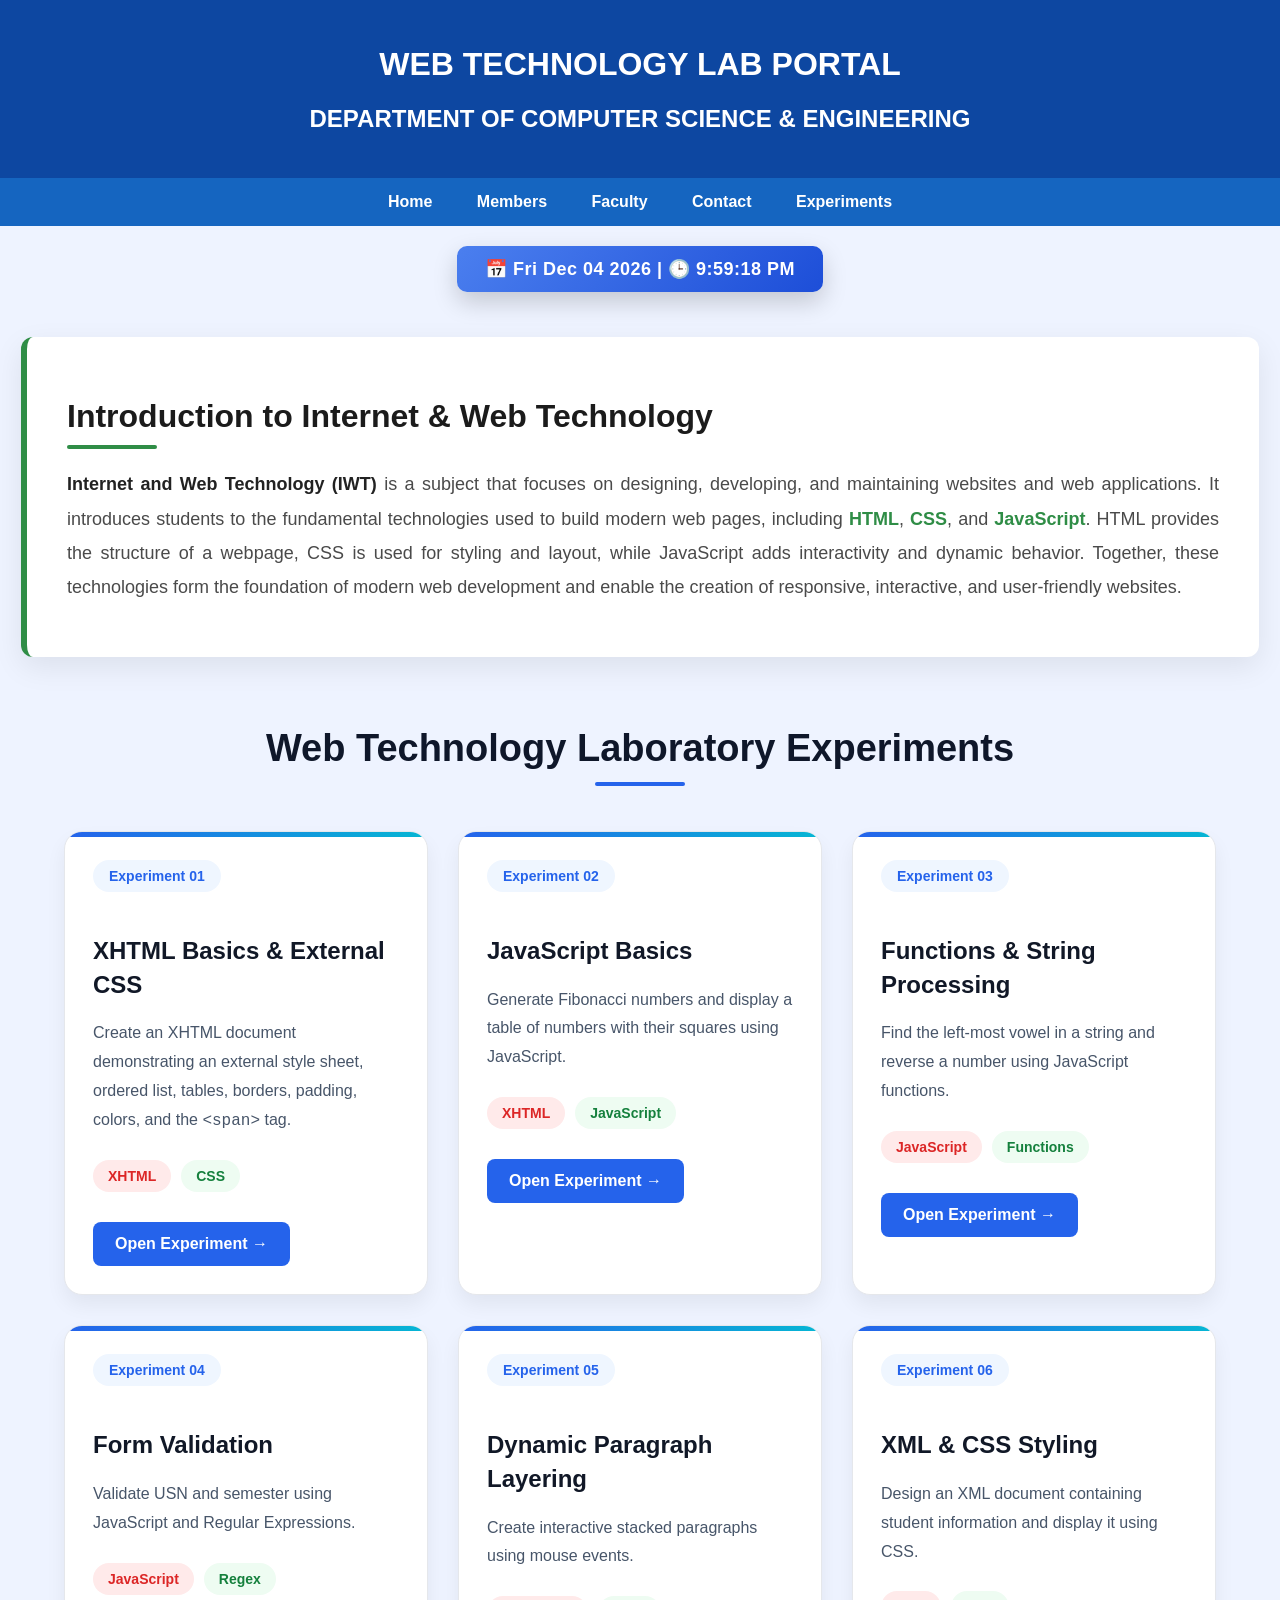
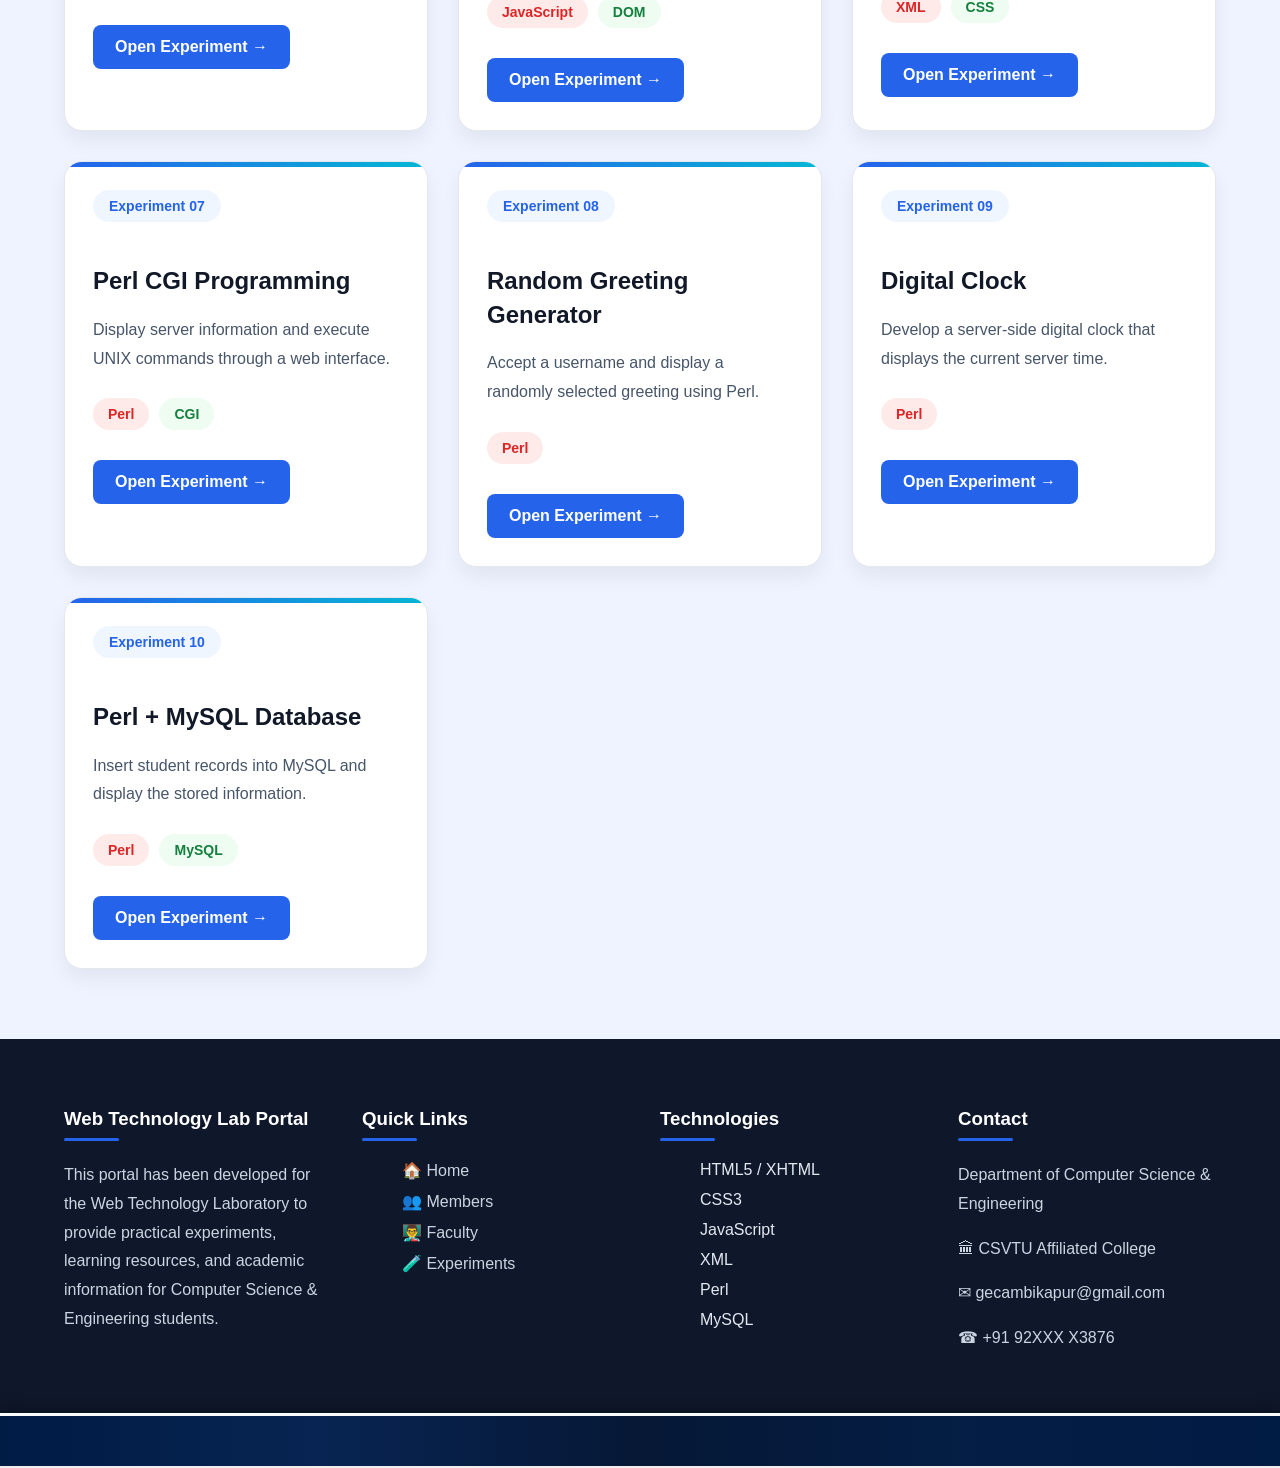
<file: web-tech-lab/index.html>
<?xml version="1.0" encoding="UTF-8"?>

<!DOCTYPE html PUBLIC "-//W3C//DTD XHTML 1.0 Strict//EN" "http://www.w3.org/TR/xhtml1/DTD/xhtml1-strict.dtd">

<html xmlns="http://www.w3.org/1999/xhtml">

<head>

    <title>Web Technology Lab Portal</title>

    <meta http-equiv="Content-Type" content="text/html; charset=UTF-8" />

    <link rel="stylesheet" type="text/css" href="style.css" />
    <link rel="stylesheet" type="text/css" href="style1.css" />


    <script type="text/javascript" src="script.js"></script>

</head>

<body>
    <!-- header -->
    <div id="header">
        <h1>WEB TECHNOLOGY LAB PORTAL</h1>
        <h2>DEPARTMENT OF COMPUTER SCIENCE & ENGINEERING </h2>
    </div>
    <!-- navigation bar -->
    <div id="navbar">
        <a href="">Home</a>
        <a href="intro/members.html">Members</a>
        <a href="intro/faculty.html">Faculty</a>
        <a href="">Contact</a>
        <a href="1_to_10_experiment.html">Experiments</a>

    </div>
    <div id="datetime"></div>
    <section class="introduction">

        <h2>Introduction to Internet & Web Technology</h2>

        <p>
            <strong>Internet and Web Technology (IWT)</strong> is a subject that
            focuses on designing, developing, and maintaining websites and web
            applications. It introduces students to the fundamental technologies
            used to build modern web pages, including
            <a href="https://developer.mozilla.org/en-US/docs/Web/HTML" target="_blank">HTML</a>,
            <a href="https://developer.mozilla.org/en-US/docs/Web/CSS" target="_blank">CSS</a>,
            and
            <a href="https://developer.mozilla.org/en-US/docs/Web/JavaScript" target="_blank">JavaScript</a>.

            HTML provides the structure of a webpage, CSS is used for styling and
            layout, while JavaScript adds interactivity and dynamic behavior.
            Together, these technologies form the foundation of modern web
            development and enable the creation of responsive, interactive, and
            user-friendly websites.
        </p>

    </section>
    <section id="experiments" class="experiments">

        <h2>Web Technology Laboratory Experiments</h2>

        <div class="experiment-container">

            <!-- Experiment 1 -->
            <div class="experiment-card">
                <span class="exp-number">Experiment 01</span>

                <h3>XHTML Basics & External CSS</h3>

                <p>
                    Create an XHTML document demonstrating an external style sheet,
                    ordered list, tables, borders, padding, colors, and the
                    <code>&lt;span&gt;</code> tag.
                </p>

                <div class="tech">
                    <span>XHTML</span>
                    <span>CSS</span>
                </div>

                <a href="experiment-viewer.html?exp=1">Open Experiment →</a>
            </div>

            <!-- Experiment 2 -->

            <div class="experiment-card">

                <span class="exp-number">Experiment 02</span>

                <h3>JavaScript Basics</h3>

                <p>
                    Generate Fibonacci numbers and display a table of numbers
                    with their squares using JavaScript.
                </p>

                <div class="tech">
                    <span>XHTML</span>
                    <span>JavaScript</span>
                </div>

                <a href="experiment-viewer.html?exp=2">Open Experiment →</a>

            </div>

            <!-- Experiment 3 -->

            <div class="experiment-card">

                <span class="exp-number">Experiment 03</span>

                <h3>Functions & String Processing</h3>

                <p>
                    Find the left-most vowel in a string and reverse a number
                    using JavaScript functions.
                </p>

                <div class="tech">
                    <span>JavaScript</span>
                    <span>Functions</span>
                </div>
                <a href="experiment-viewer.html?exp=3">Open Experiment →</a>

            </div>

            <!-- Experiment 4 -->

            <div class="experiment-card">

                <span class="exp-number">Experiment 04</span>

                <h3>Form Validation</h3>

                <p>
                    Validate USN and semester using JavaScript and Regular
                    Expressions.
                </p>

                <div class="tech">
                    <span>JavaScript</span>
                    <span>Regex</span>
                </div>

                <a href="experiment-viewer.html?exp=4">Open Experiment →</a>
            </div>

            <!-- Experiment 5 -->

            <div class="experiment-card">

                <span class="exp-number">Experiment 05</span>

                <h3>Dynamic Paragraph Layering</h3>

                <p>
                    Create interactive stacked paragraphs using mouse events.
                </p>

                <div class="tech">
                    <span>JavaScript</span>
                    <span>DOM</span>
                </div>

                <a href="experiment-viewer.html?exp=5">Open Experiment →</a>
            </div>

            <!-- Experiment 6 -->

            <div class="experiment-card">

                <span class="exp-number">Experiment 06</span>

                <h3>XML & CSS Styling</h3>

                <p>
                    Design an XML document containing student information
                    and display it using CSS.
                </p>

                <div class="tech">
                    <span>XML</span>
                    <span>CSS</span>
                </div>

                <a href="experiment-viewer.html?exp=6">Open Experiment →</a>
            </div>

            <!-- Experiment 7 -->

            <div class="experiment-card">

                <span class="exp-number">Experiment 07</span>

                <h3>Perl CGI Programming</h3>

                <p>
                    Display server information and execute UNIX commands
                    through a web interface.
                </p>

                <div class="tech">
                    <span>Perl</span>
                    <span>CGI</span>
                </div>

               <a href="experiment-viewer.html?exp=7">Open Experiment →</a>
            </div>

            <!-- Experiment 8 -->

            <div class="experiment-card">

                <span class="exp-number">Experiment 08</span>

                <h3>Random Greeting Generator</h3>

                <p>
                    Accept a username and display a randomly selected greeting
                    using Perl.
                </p>

                <div class="tech">
                    <span>Perl</span>
                </div>

               <a href="experiment-viewer.html?exp=8">Open Experiment →</a>
            </div>

            <!-- Experiment 9 -->

            <div class="experiment-card">

                <span class="exp-number">Experiment 09</span>

                <h3>Digital Clock</h3>

                <p>
                    Develop a server-side digital clock that displays the
                    current server time.
                </p>

                <div class="tech">
                    <span>Perl</span>
                </div>

                <a href="experiment-viewer.html?exp=9">Open Experiment →</a>

            </div>

            <!-- Experiment 10 -->

            <div class="experiment-card">

                <span class="exp-number">Experiment 10</span>

                <h3>Perl + MySQL Database</h3>

                <p>
                    Insert student records into MySQL and display the
                    stored information.
                </p>

                <div class="tech">
                    <span>Perl</span>
                    <span>MySQL</span>
                </div>

               <a href="experiment-viewer.html?exp=10">Open Experiment →</a>

            </div>

        </div>

    </section>
    <footer class="footer">

        <div class="footer-container">

            <!-- About -->

            <div class="footer-box">

                <h3>Web Technology Lab Portal</h3>

                <p>
                    This portal has been developed for the Web Technology Laboratory
                    to provide practical experiments, learning resources, and
                    academic information for Computer Science & Engineering students.
                </p>

            </div>

            <!-- Quick Links -->

            <div class="footer-box">

                <h3>Quick Links</h3>

                <ul>

                    <li><a href="index.html">🏠 Home</a></li>

                    <li><a href="intro/members.html">👥 Members</a></li>

                    <li><a href="intro/faculty.html">👨‍🏫 Faculty</a></li>

                    <li><a href="1_to_10_experiment.html">🧪 Experiments</a></li>

                </ul>

            </div>

            <!-- Technologies -->

            <div class="footer-box">

                <h3>Technologies</h3>

                <ul>

                    <li>HTML5 / XHTML</li>

                    <li>CSS3</li>

                    <li>JavaScript</li>

                    <li>XML</li>

                    <li>Perl</li>

                    <li>MySQL</li>

                </ul>

            </div>

            <!-- Contact -->

            <div class="footer-box">

                <h3>Contact</h3>

                <p> Department of Computer Science & Engineering</p>

                <p>🏛 CSVTU Affiliated College</p>

                <p>✉ gecambikapur@gmail.com</p>

                <p>☎ +91 92XXX X3876</p>

            </div>

        </div>
        <div class="footer-bottom">

            <div class="marquee">

                <span>

                    Web Technology Lab Portal
                    &nbsp;&nbsp;&nbsp;|&nbsp;&nbsp;&nbsp;
                    Department Of Computer Science & Engineering
                    &nbsp;&nbsp;&nbsp;|&nbsp;&nbsp;&nbsp;
                    Design & Developed By <strong>ASHISH JAISWAL</strong>
                    &nbsp;&nbsp;&nbsp;|&nbsp;&nbsp;&nbsp;
                    Acadmic Session : 2026–2027

                </span>

            </div>

        </div>

    </footer>

</body>
</file>
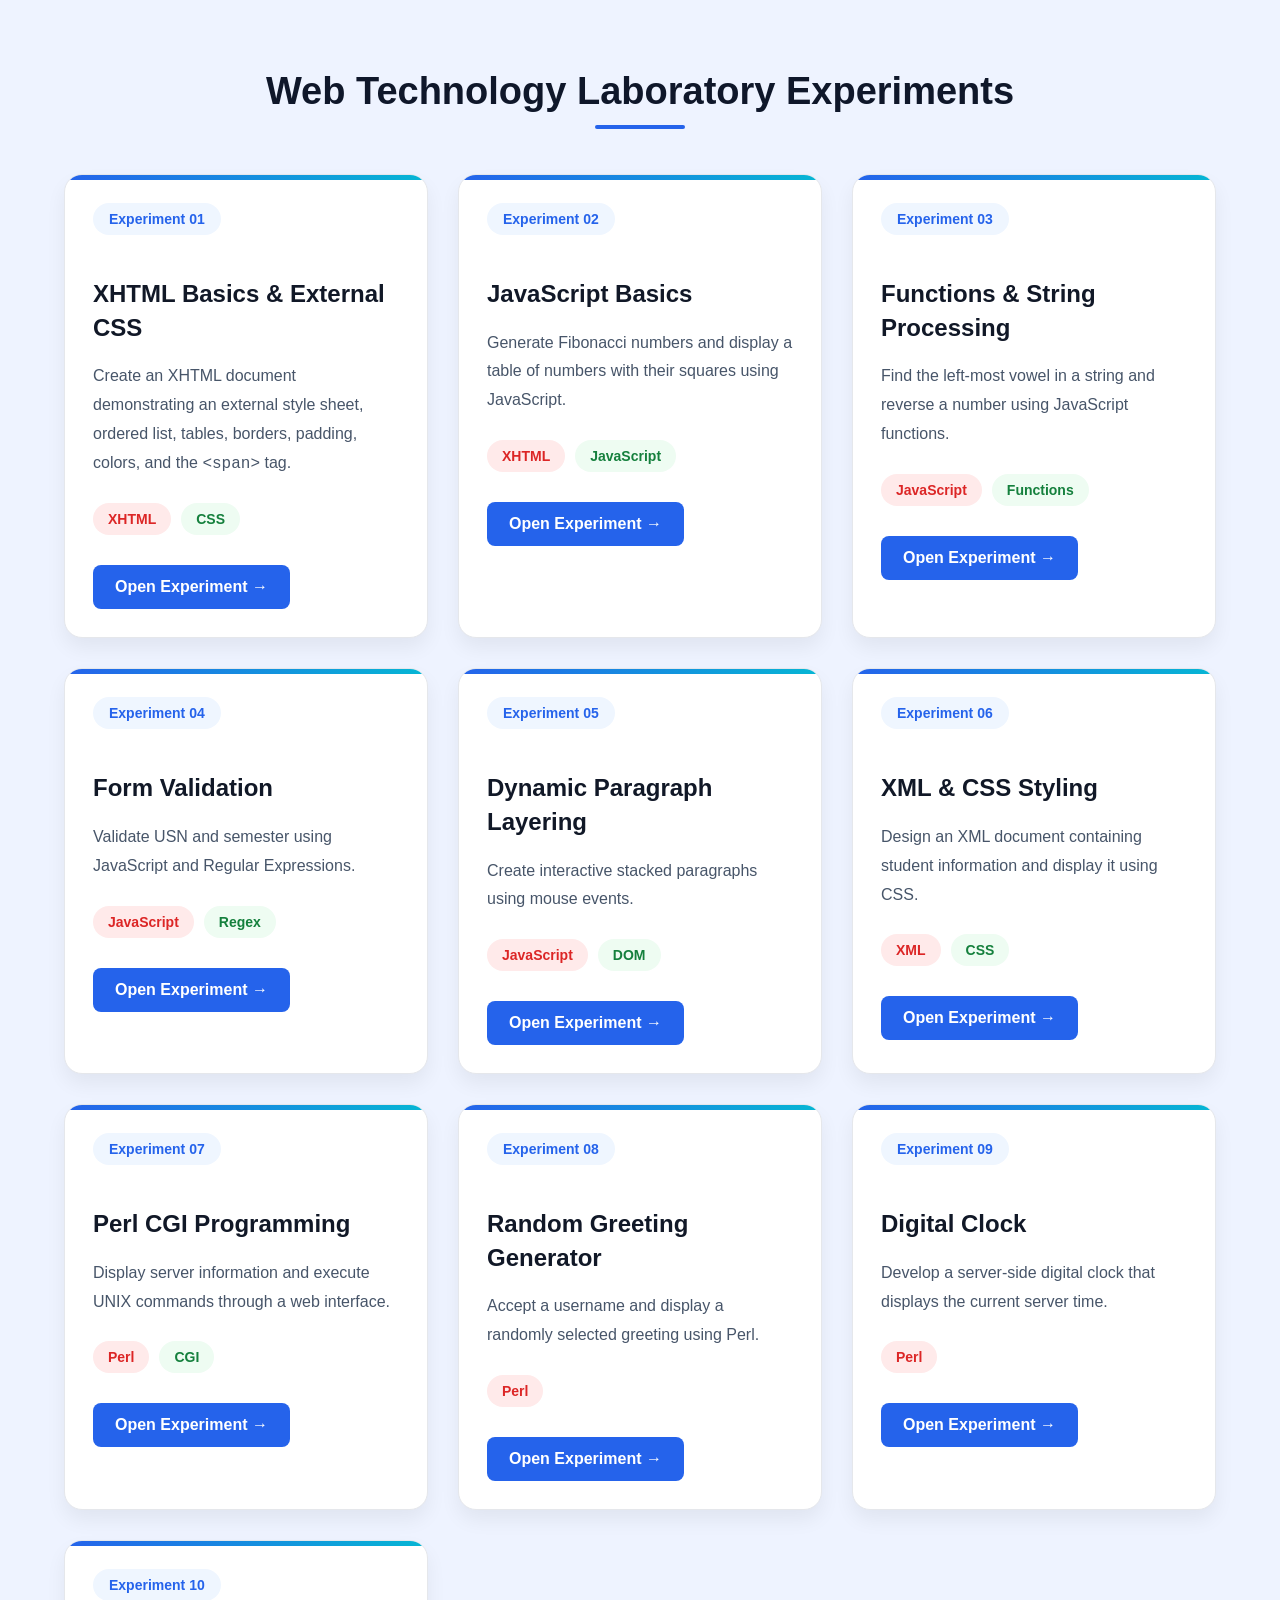
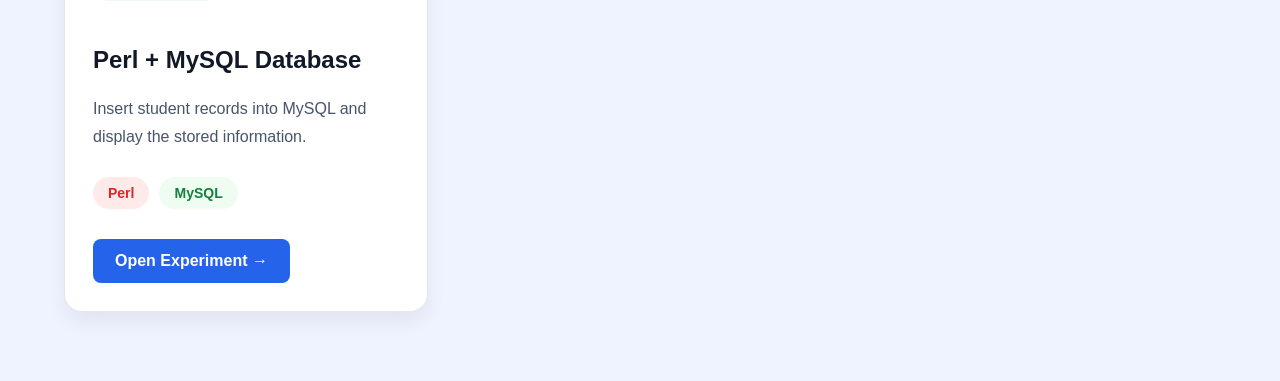
<file: web-tech-lab/1_to_10_experiment.html>
<?xml version="1.0" encoding="UTF-8"?>

<!DOCTYPE html PUBLIC "-//W3C//DTD XHTML 1.0 Strict//EN" "http://www.w3.org/TR/xhtml1/DTD/xhtml1-strict.dtd">

<html xmlns="http://www.w3.org/1999/xhtml">

<head>

    <title>Web Technology Lab Portal</title>

    <meta http-equiv="Content-Type" content="text/html; charset=UTF-8" />

    <link rel="stylesheet" type="text/css" href="style.css" />

    <script type="text/javascript" src="script.js"></script>

</head>

<body>


    <section id="experiments" class="experiments">

        <h2>Web Technology Laboratory Experiments</h2>

        <div class="experiment-container">

            <!-- Experiment 1 -->
            <div class="experiment-card">
                <span class="exp-number">Experiment 01</span>

                <h3>XHTML Basics & External CSS</h3>

                <p>
                    Create an XHTML document demonstrating an external style sheet,
                    ordered list, tables, borders, padding, colors, and the
                    <code>&lt;span&gt;</code> tag.
                </p>

                <div class="tech">
                    <span>XHTML</span>
                    <span>CSS</span>
                </div>

                <a href="experiment-viewer.html?exp=1">Open Experiment →</a>
            </div>

            <!-- Experiment 2 -->

            <div class="experiment-card">

                <span class="exp-number">Experiment 02</span>

                <h3>JavaScript Basics</h3>

                <p>
                    Generate Fibonacci numbers and display a table of numbers
                    with their squares using JavaScript.
                </p>

                <div class="tech">
                    <span>XHTML</span>
                    <span>JavaScript</span>
                </div>

                <a href="experiment-viewer.html?exp=2">Open Experiment →</a>

            </div>

            <!-- Experiment 3 -->

            <div class="experiment-card">

                <span class="exp-number">Experiment 03</span>

                <h3>Functions & String Processing</h3>

                <p>
                    Find the left-most vowel in a string and reverse a number
                    using JavaScript functions.
                </p>

                <div class="tech">
                    <span>JavaScript</span>
                    <span>Functions</span>
                </div>

                <a href="experiment-viewer.html?exp=3">Open Experiment →</a>

            </div>

            <!-- Experiment 4 -->

            <div class="experiment-card">

                <span class="exp-number">Experiment 04</span>

                <h3>Form Validation</h3>

                <p>
                    Validate USN and semester using JavaScript and Regular
                    Expressions.
                </p>

                <div class="tech">
                    <span>JavaScript</span>
                    <span>Regex</span>
                </div>

                <a href="experiment-viewer.html?exp=4">Open Experiment →</a>

            </div>

            <!-- Experiment 5 -->

            <div class="experiment-card">

                <span class="exp-number">Experiment 05</span>

                <h3>Dynamic Paragraph Layering</h3>

                <p>
                    Create interactive stacked paragraphs using mouse events.
                </p>

                <div class="tech">
                    <span>JavaScript</span>
                    <span>DOM</span>
                </div>

                <a href="experiment-viewer.html?exp=5">Open Experiment →</a>

            </div>

            <!-- Experiment 6 -->

            <div class="experiment-card">

                <span class="exp-number">Experiment 06</span>

                <h3>XML & CSS Styling</h3>

                <p>
                    Design an XML document containing student information
                    and display it using CSS.
                </p>

                <div class="tech">
                    <span>XML</span>
                    <span>CSS</span>
                </div>

                <a href="experiment-viewer.html?exp=6">Open Experiment →</a>

            </div>

            <!-- Experiment 7 -->

            <div class="experiment-card">

                <span class="exp-number">Experiment 07</span>

                <h3>Perl CGI Programming</h3>

                <p>
                    Display server information and execute UNIX commands
                    through a web interface.
                </p>

                <div class="tech">
                    <span>Perl</span>
                    <span>CGI</span>
                </div>

                 <a href="experiment-viewer.html?exp=7">Open Experiment →</a>


            </div>

            <!-- Experiment 8 -->

            <div class="experiment-card">

                <span class="exp-number">Experiment 08</span>

                <h3>Random Greeting Generator</h3>

                <p>
                    Accept a username and display a randomly selected greeting
                    using Perl.
                </p>

                <div class="tech">
                    <span>Perl</span>
                </div>

                 <a href="experiment-viewer.html?exp=8">Open Experiment →</a>


            </div>

            <!-- Experiment 9 -->

            <div class="experiment-card">

                <span class="exp-number">Experiment 09</span>

                <h3>Digital Clock</h3>

                <p>
                    Develop a server-side digital clock that displays the
                    current server time.
                </p>

                <div class="tech">
                    <span>Perl</span>
                </div>

                 <a href="experiment-viewer.html?exp=9">Open Experiment →</a>


            </div>

            <!-- Experiment 10 -->

            <div class="experiment-card">

                <span class="exp-number">Experiment 10</span>

                <h3>Perl + MySQL Database</h3>

                <p>
                    Insert student records into MySQL and display the
                    stored information.
                </p>

                <div class="tech">
                    <span>Perl</span>
                    <span>MySQL</span>
                </div>

                 <a href="experiment-viewer.html?exp=10">Open Experiment →</a>

            </div>

        </div>

    </section>
</body>

</html>
</file>
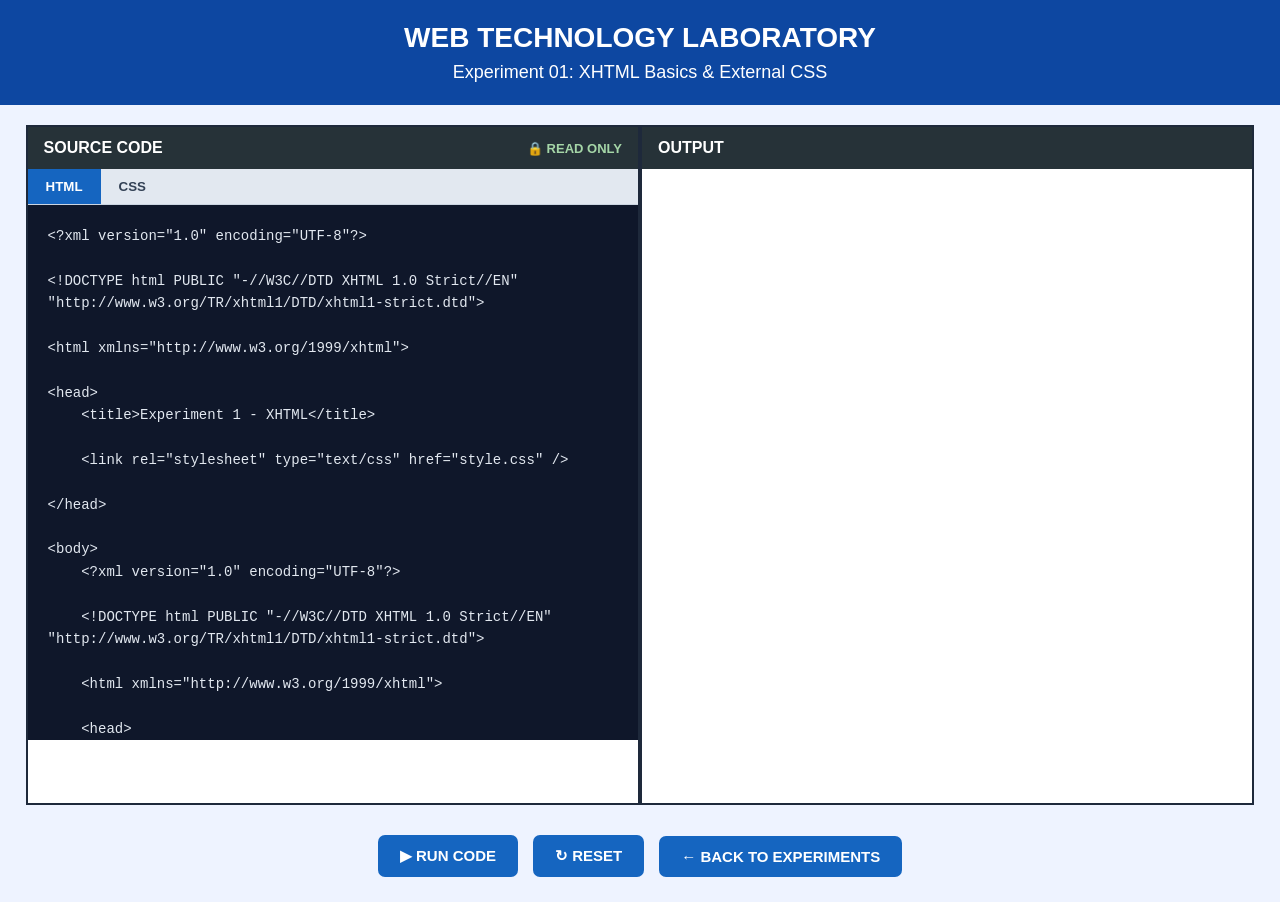
<file: web-tech-lab/experiment-viewer.html>
<!DOCTYPE html>
<html lang="en">

<head>

    <meta charset="UTF-8">

    <meta name="viewport"
          content="width=device-width, initial-scale=1.0">

    <title>Web Technology Laboratory</title>

    <link rel="stylesheet"
          href="experiment-viewer.css">

</head>

<body>

    <!-- HEADER -->

    <header class="viewer-header">

        <h1>WEB TECHNOLOGY LABORATORY</h1>

        <p id="experiment-title">
            Loading Experiment...
        </p>

    </header>


    <!-- MAIN WORKSPACE -->

    <main class="workspace">


        <!-- SOURCE CODE PANEL -->

        <section class="source-panel">

            <div class="panel-header">

                <span>SOURCE CODE</span>

                <span class="readonly">
                    🔒 READ ONLY
                </span>

            </div>


            <!-- FILE TABS -->

            <div class="file-tabs">

                <button class="file-tab active"
                        data-file="html">
                    HTML
                </button>

                <button class="file-tab"
                        data-file="css"
                        id="css-tab">
                    CSS
                </button>

                <button class="file-tab"
                        data-file="js"
                        id="js-tab">
                    JavaScript
                </button>

            </div>


            <!-- SOURCE -->

            <pre id="source-code"><code>
Loading source code...
            </code></pre>

        </section>



        <!-- OUTPUT PANEL -->

        <section class="output-panel">

            <div class="panel-header">

                <span>OUTPUT</span>

            </div>


            <iframe
                id="experiment-output"
                title="Experiment Output">
            </iframe>

        </section>

    </main>


    <!-- CONTROLS -->

    <div class="controls">

        <button id="run-button">
            ▶ RUN CODE
        </button>

        <button id="reset-button">
            ↻ RESET
        </button>

        <button id="back-button">
            ← BACK TO EXPERIMENTS
        </button>

    </div>


    <script src="experiment-viewer.js"></script>

</body>

</html>
</file>
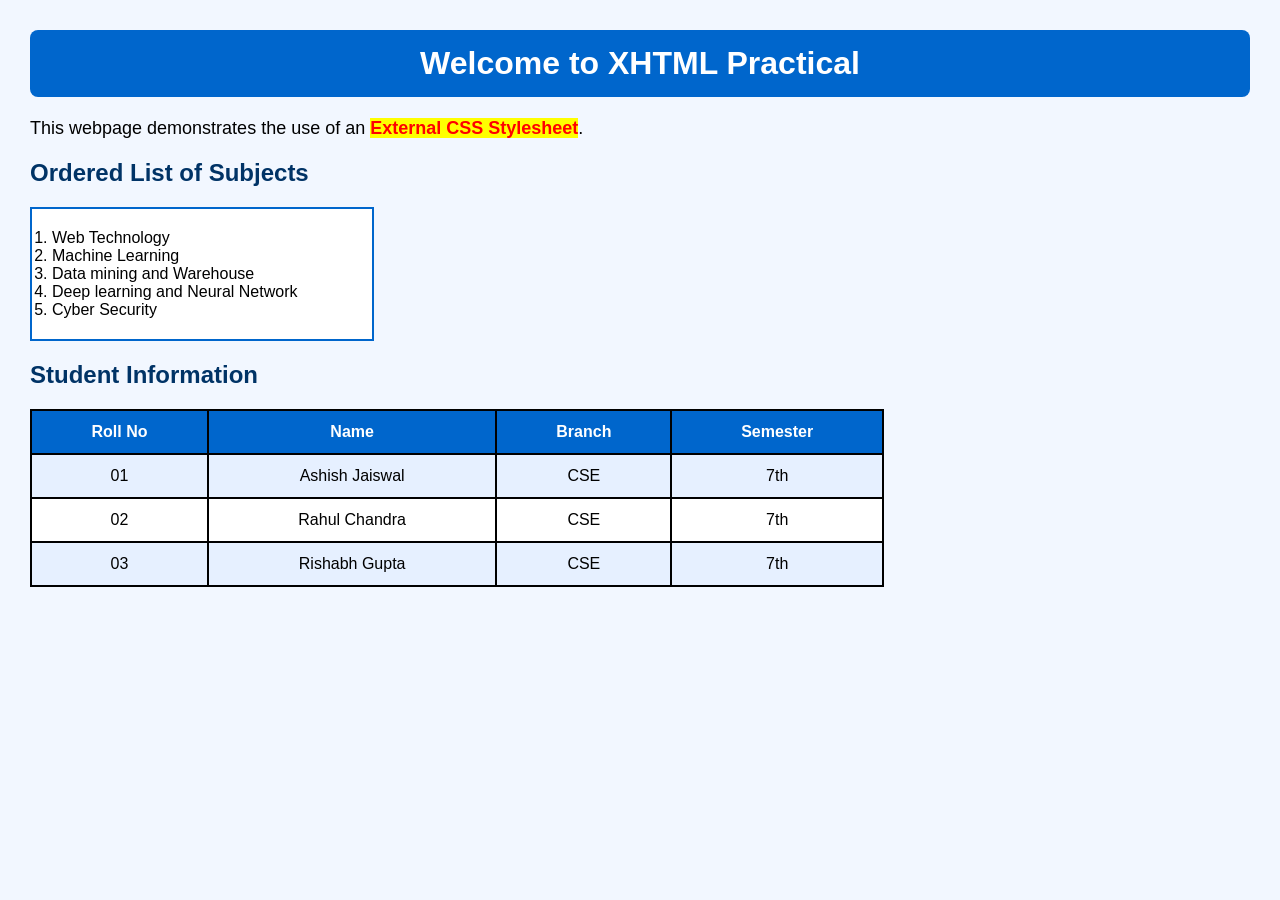
<file: web-tech-lab/exp1/experiment1.html>
<?xml version="1.0" encoding="UTF-8"?>

<!DOCTYPE html PUBLIC "-//W3C//DTD XHTML 1.0 Strict//EN" "http://www.w3.org/TR/xhtml1/DTD/xhtml1-strict.dtd">

<html xmlns="http://www.w3.org/1999/xhtml">

<head>
    <title>Experiment 1 - XHTML</title>

    <link rel="stylesheet" type="text/css" href="style.css" />

</head>

<body>
    <?xml version="1.0" encoding="UTF-8"?>

    <!DOCTYPE html PUBLIC "-//W3C//DTD XHTML 1.0 Strict//EN" "http://www.w3.org/TR/xhtml1/DTD/xhtml1-strict.dtd">

    <html xmlns="http://www.w3.org/1999/xhtml">

    <head>
        <title>Experiment 1 - XHTML</title>

        <link rel="stylesheet" type="text/css" href="style.css" />
    </head>

    <body>

        <h1>Welcome to XHTML Practical</h1>

        <p>
            This webpage demonstrates the use of an
            <span>External CSS Stylesheet</span>.
        </p>

        <h2>Ordered List of Subjects</h2>

        <ol>
            <li>Web Technology</li>
            <li>Machine Learning</li>
            <li>Data mining and Warehouse</li>
            <li>Deep learning and Neural Network</li>
            <li>Cyber Security</li>
        </ol>

        <h2>Student Information</h2>

        <table>
            <tr>
                <th>Roll No</th>
                <th>Name</th>
                <th>Branch</th>
                <th>Semester</th>
            </tr>

            <tr>
                <td>01</td>
                <td>Ashish Jaiswal</td>
                <td>CSE</td>
                <td>7th</td>
            </tr>

            <tr>
                <td>02</td>
                <td>Rahul Chandra</td>
                <td>CSE</td>
                <td>7th</td>
            </tr>

            <tr>
                <td>03</td>
                <td>Rishabh Gupta</td>
                <td>CSE</td>
                <td>7th</td>
            </tr>
        </table>
        </div>

        <!-- <br />

<a href="../index.html">
<input type="button" value="Back to Home" />
</a> -->

        </div>

    </body>

    </html>
</file>
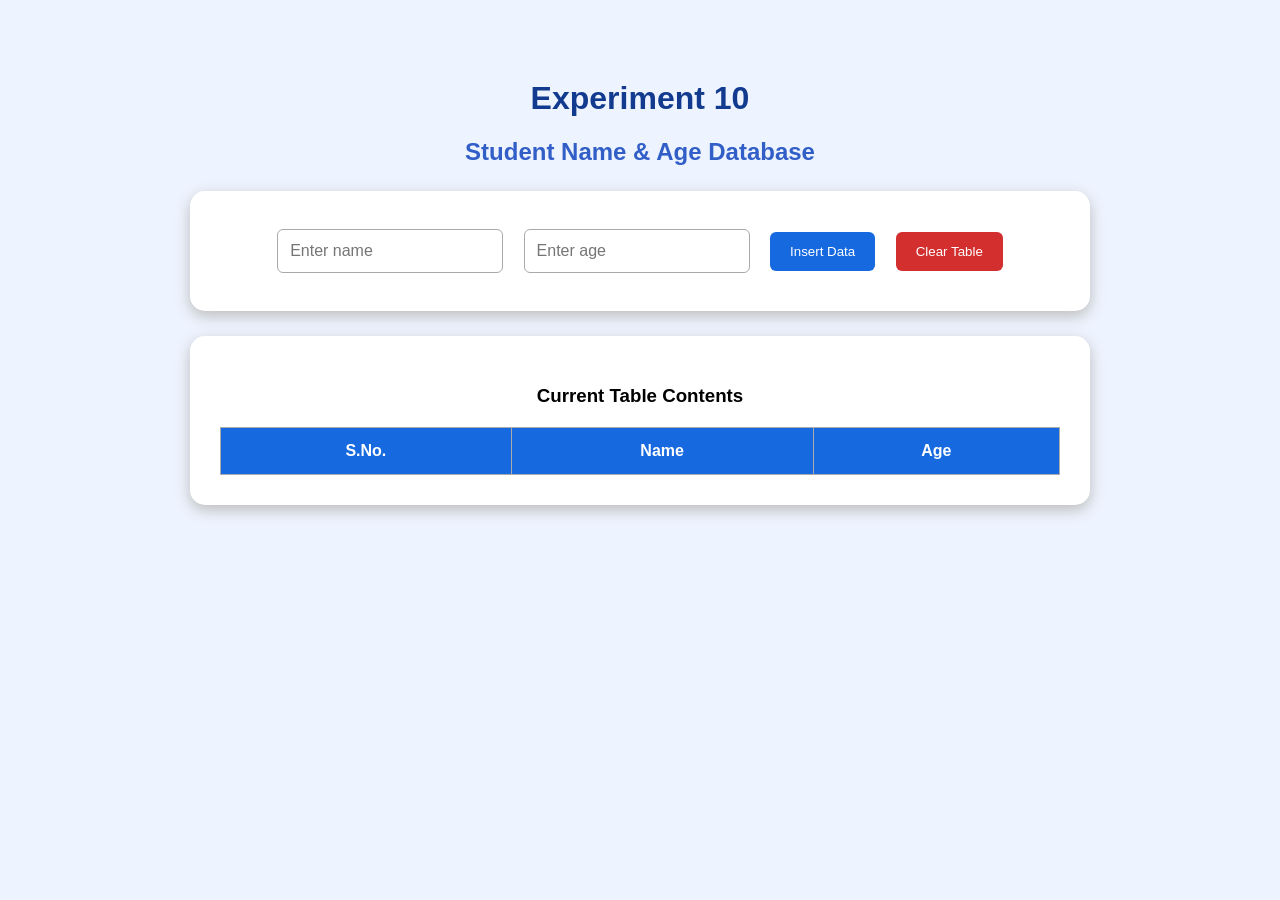
<file: web-tech-lab/exp10/experiment10.html>
<!DOCTYPE html>
<html lang="en">

<head>

    <meta charset="UTF-8">

    <title>Experiment 10 - Student Database</title>

    <link rel="stylesheet" href="exp10.css">

</head>

<body>

    <!-- <div class="student-name">
        Ashish Jaiswal
    </div> -->

    <div class="container">

        <h1>Experiment 10</h1>

        <h2>Student Name & Age Database</h2>

        <div class="card">

            <input
                type="text"
                id="name"
                placeholder="Enter name"
            >

            <input
                type="number"
                id="age"
                placeholder="Enter age"
            >

            <button onclick="insertData()">
                Insert Data
            </button>

            <button
                onclick="clearData()"
                class="delete"
            >
                Clear Table
            </button>

        </div>


        <div class="table-card">

            <h3>Current Table Contents</h3>

            <table>

                <thead>

                    <tr>

                        <th>S.No.</th>

                        <th>Name</th>

                        <th>Age</th>

                    </tr>

                </thead>

                <tbody id="studentTable">

                </tbody>

            </table>

        </div>

<!-- 
        <a href="../index.html" class="back">
            ← Back to Home
        </a> -->

    </div>

    <!-- <footer>
        web technology developed by Ashish jaiswal
    </footer> -->

    <script src="exp10.js"></script>

</body>

</html>
</file>
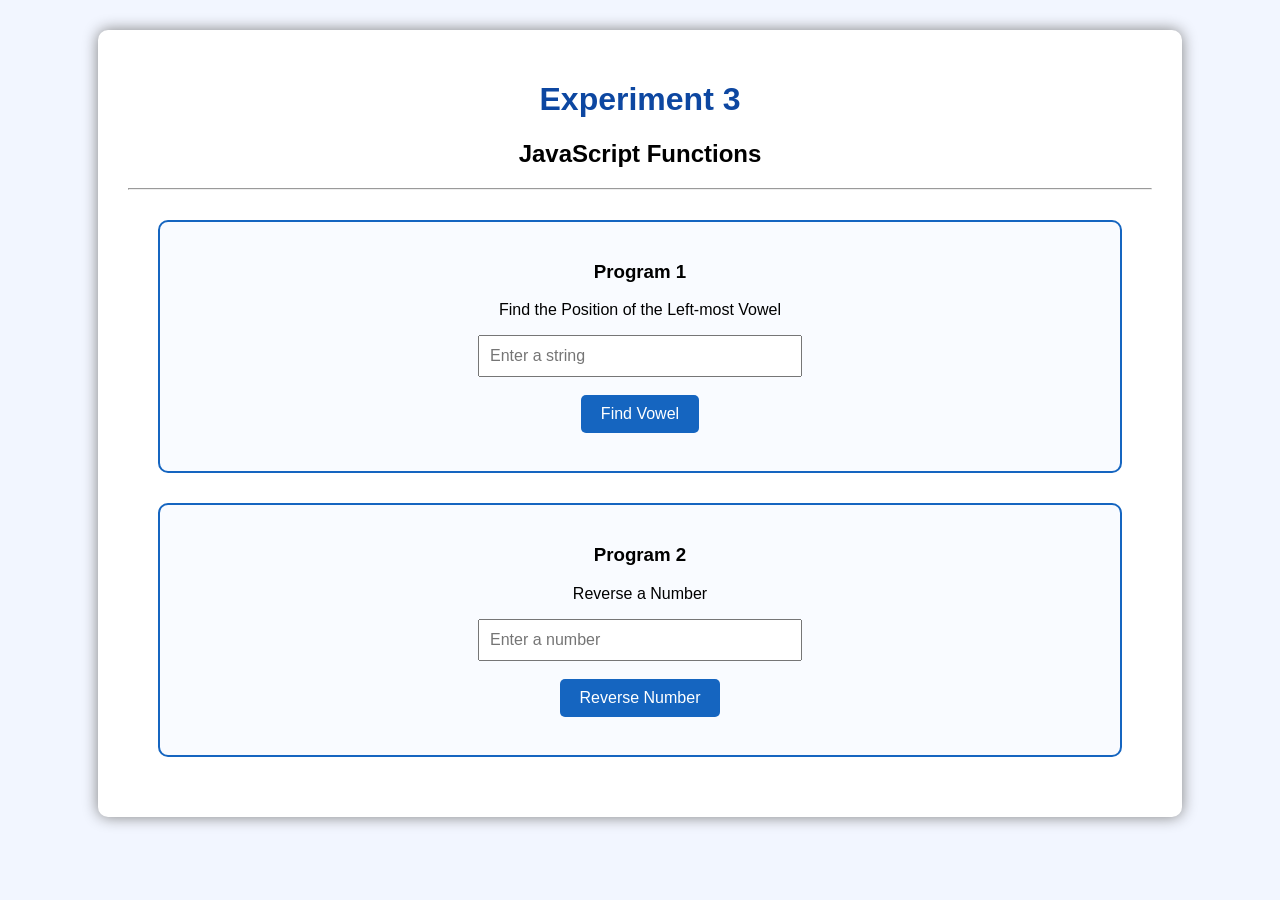
<file: web-tech-lab/exp3/experiment3.html>
<?xml version="1.0" encoding="UTF-8"?>

<!DOCTYPE html PUBLIC "-//W3C//DTD XHTML 1.0 Strict//EN" "http://www.w3.org/TR/xhtml1/DTD/xhtml1-strict.dtd">

<html xmlns="http://www.w3.org/1999/xhtml">

<head>

    <meta http-equiv="Content-Type" content="text/html; charset=UTF-8" />

    <title>Experiment 3 - JavaScript Functions</title>

    <link rel="stylesheet" type="text/css" href="exp3.css" />

    <script type="text/javascript" src="exp3.js"></script>

</head>

<body>

    <div class="container">

        <h1>Experiment 3</h1>

        <h2>JavaScript Functions</h2>

        <hr />

        <div class="box">

            <h3>Program 1</h3>

            <p>Find the Position of the Left-most Vowel</p>

            <input type="text" id="textInput" placeholder="Enter a string" />

            <br /><br />

            <input type="button" value="Find Vowel" onclick="findVowel()" />

            <p id="vowelResult"></p>

        </div>

        <div class="box">

            <h3>Program 2</h3>

            <p>Reverse a Number</p>

            <input type="text" id="numberInput" placeholder="Enter a number" />

            <br /><br />

            <input type="button" value="Reverse Number" onclick="reverseNumber()" />

            <p id="reverseResult"></p>

        </div>
<!-- 
        <br />

        <a href="../index.html">
            <input type="button" value="Back to Home" />
        </a> -->

    </div>

</body>

</html>
</file>
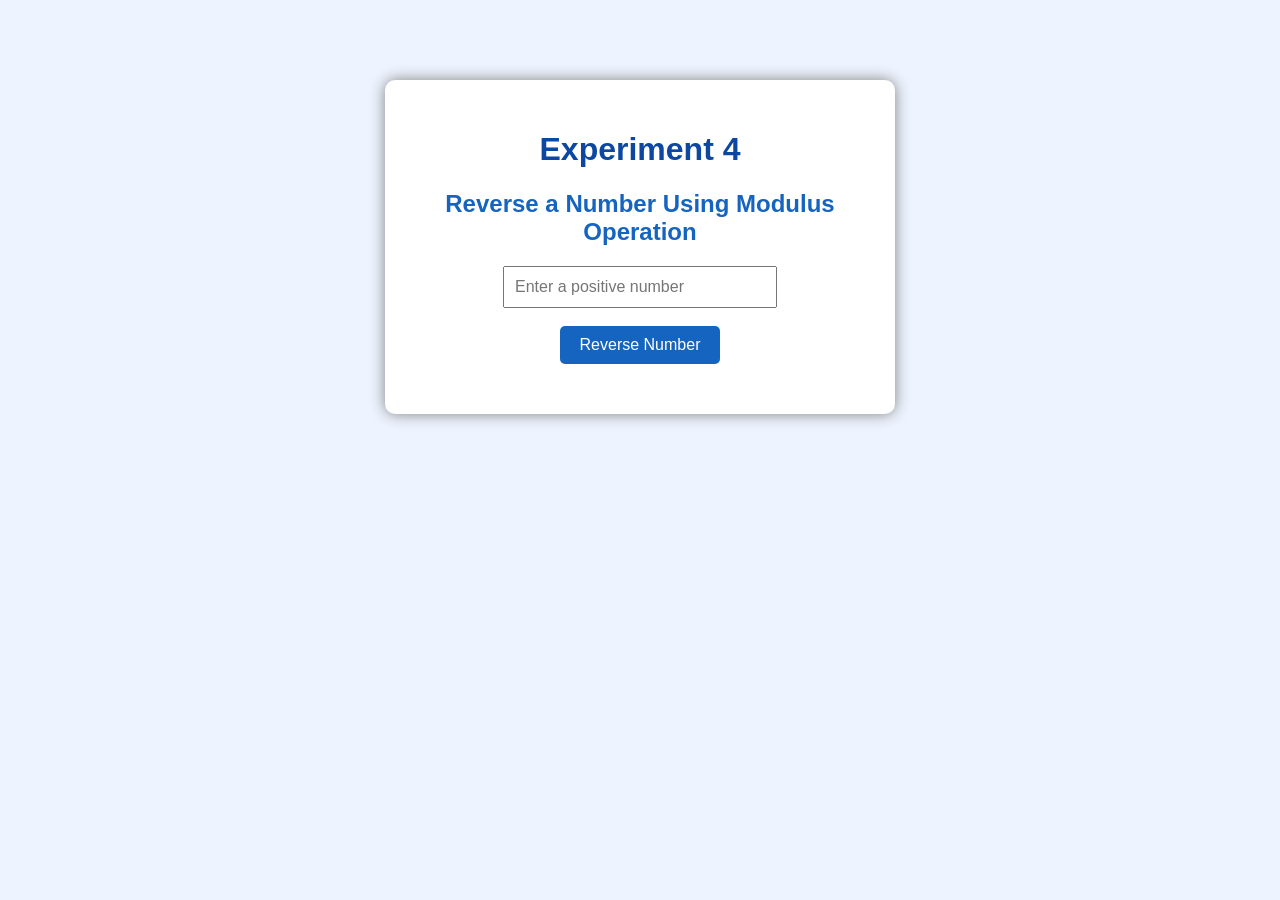
<file: web-tech-lab/exp4/experiment4.html>
<!DOCTYPE html>
<html>

<head>
    <title>Experiment 3 - Reverse Number</title>

    <link rel="stylesheet" href="exp4.css" />
    <script src="exp4.js"></script>
</head>

<body>

    <div class="container">
        <div class="experiment-container">

            <h1>Experiment 4</h1>

            <h2>Reverse a Number Using Modulus Operation</h2>

            <input type="text" id="numberInput" placeholder="Enter a positive number" />

            <br /><br />

            <button onclick="reverseNumber()">Reverse Number</button>

            <h3 id="result"></h3>

<!--     

            <br />

            <a href="../index.html">
                <input type="button" value="Back to Home" />
            </a> -->

        </div>


</body>

</html>
</file>
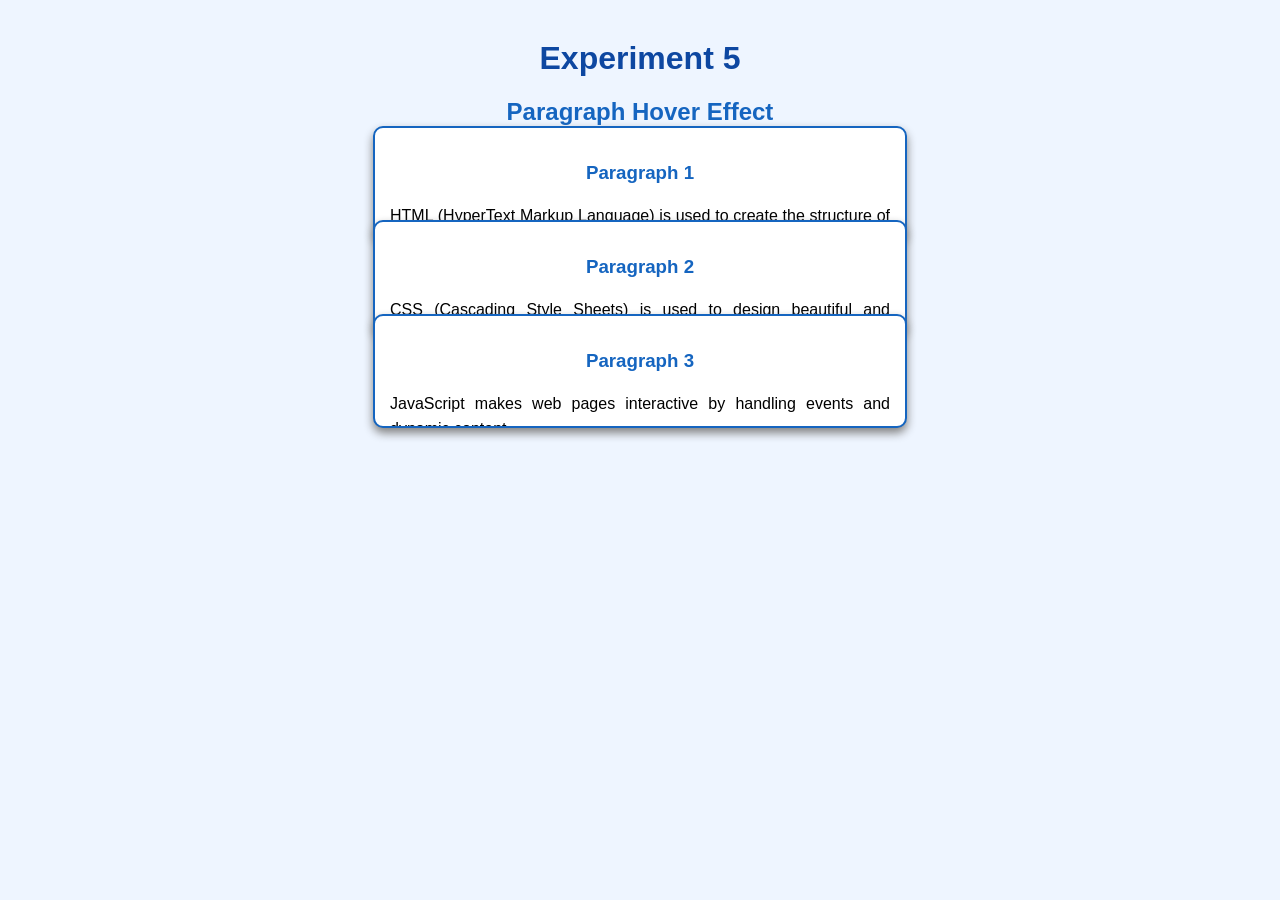
<file: web-tech-lab/exp5/experiment5.html>
<!DOCTYPE html>
<html>
<head>

    <title>Experiment 5</title>

    <link rel="stylesheet" href="exp5.css">
    <script src="exp5.js"></script>

</head>

<body>

<div class="container">

    <h1>Experiment 5</h1>

    <h2>Paragraph Hover Effect</h2>

    <div id="p1" class="paragraph"
         onmouseover="showParagraph('p1')">

        <h3>Paragraph 1</h3>

        <p>
            HTML (HyperText Markup Language) is used to
            create the structure of web pages.
        </p>

    </div>

    <div id="p2" class="paragraph"
         onmouseover="showParagraph('p2')">

        <h3>Paragraph 2</h3>

        <p>
            CSS (Cascading Style Sheets) is used to
            design beautiful and responsive web pages.
        </p>

    </div>

    <div id="p3" class="paragraph"
         onmouseover="showParagraph('p3')">

        <h3>Paragraph 3</h3>

        <p>
            JavaScript makes web pages interactive by
            handling events and dynamic content.
        </p>

    </div>
    
            <!-- <br />

            <a href="../index.html">
                <input type="button" value="Back to Home" />
            </a> -->

</div>

</body>
</html>
</file>
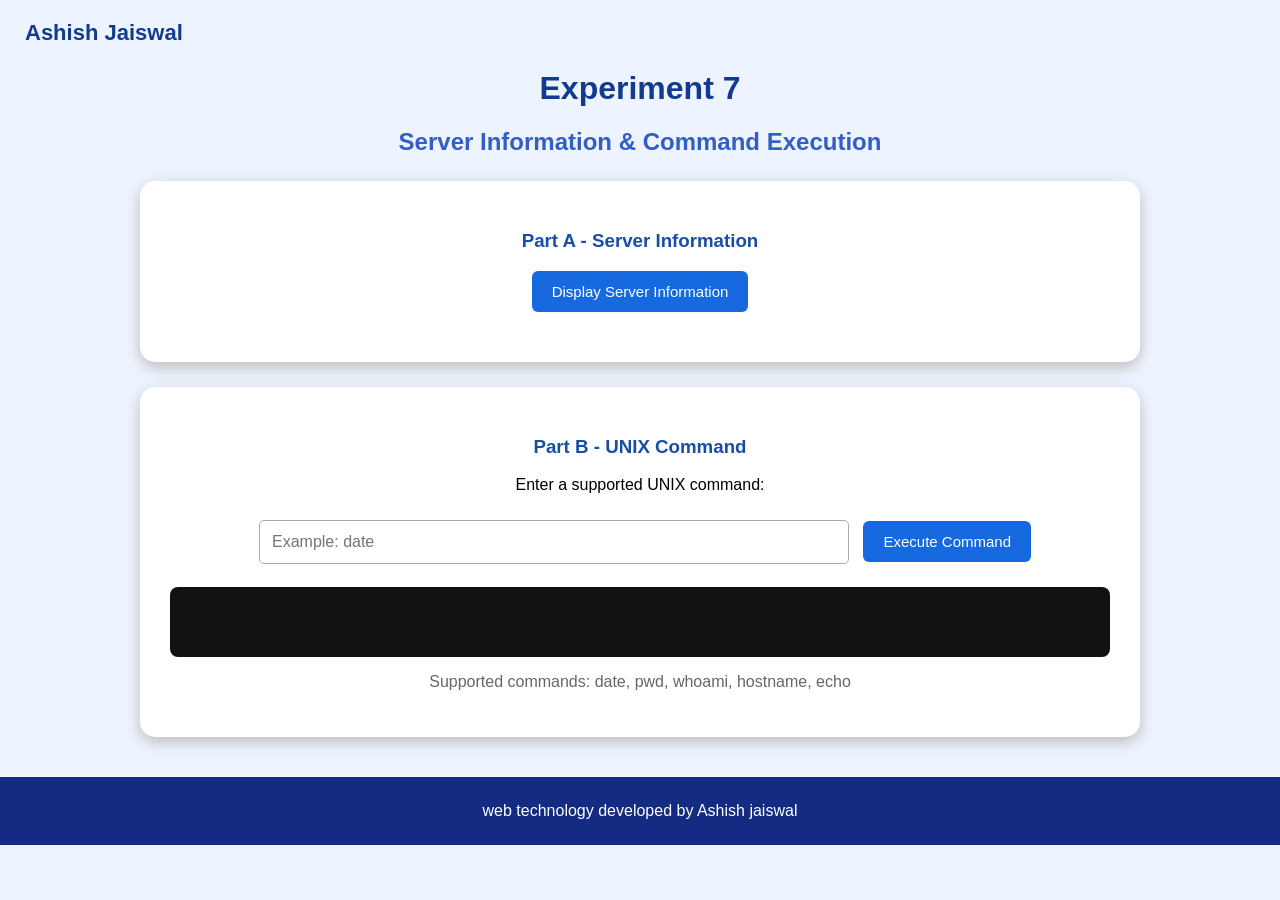
<file: web-tech-lab/exp7/experiments7.html>
<!DOCTYPE html>
<html lang="en">

<head>

    <meta charset="UTF-8">

    <title>Experiment 7 - Server Information</title>

    <link rel="stylesheet" href="exp7.css">

</head>

<body>

    <div class="student-name">
        Ashish Jaiswal
    </div>

    <div class="container">

        <h1>Experiment 7</h1>

        <h2>Server Information & Command Execution</h2>

        <!-- Part A -->

        <section class="card">

            <h3>Part A - Server Information</h3>

            <button onclick="showServerInfo()">
                Display Server Information
            </button>

            <div id="serverInfo"></div>

        </section>


        <!-- Part B -->

        <section class="card">

            <h3>Part B - UNIX Command</h3>

            <p>
                Enter a supported UNIX command:
            </p>

            <input
                type="text"
                id="command"
                placeholder="Example: date"
            >

            <button onclick="executeCommand()">
                Execute Command
            </button>

            <pre id="commandOutput"></pre>

            <p class="note">
                Supported commands:
                date, pwd, whoami, hostname, echo
            </p>

        </section>

<!-- 
        <a href="../index.html" class="back">
            ← Back to Home
        </a> -->

    </div>

    <footer>
        web technology developed by Ashish jaiswal
    </footer>

    <script src="exp7.js"></script>

</body>

</html>
</file>
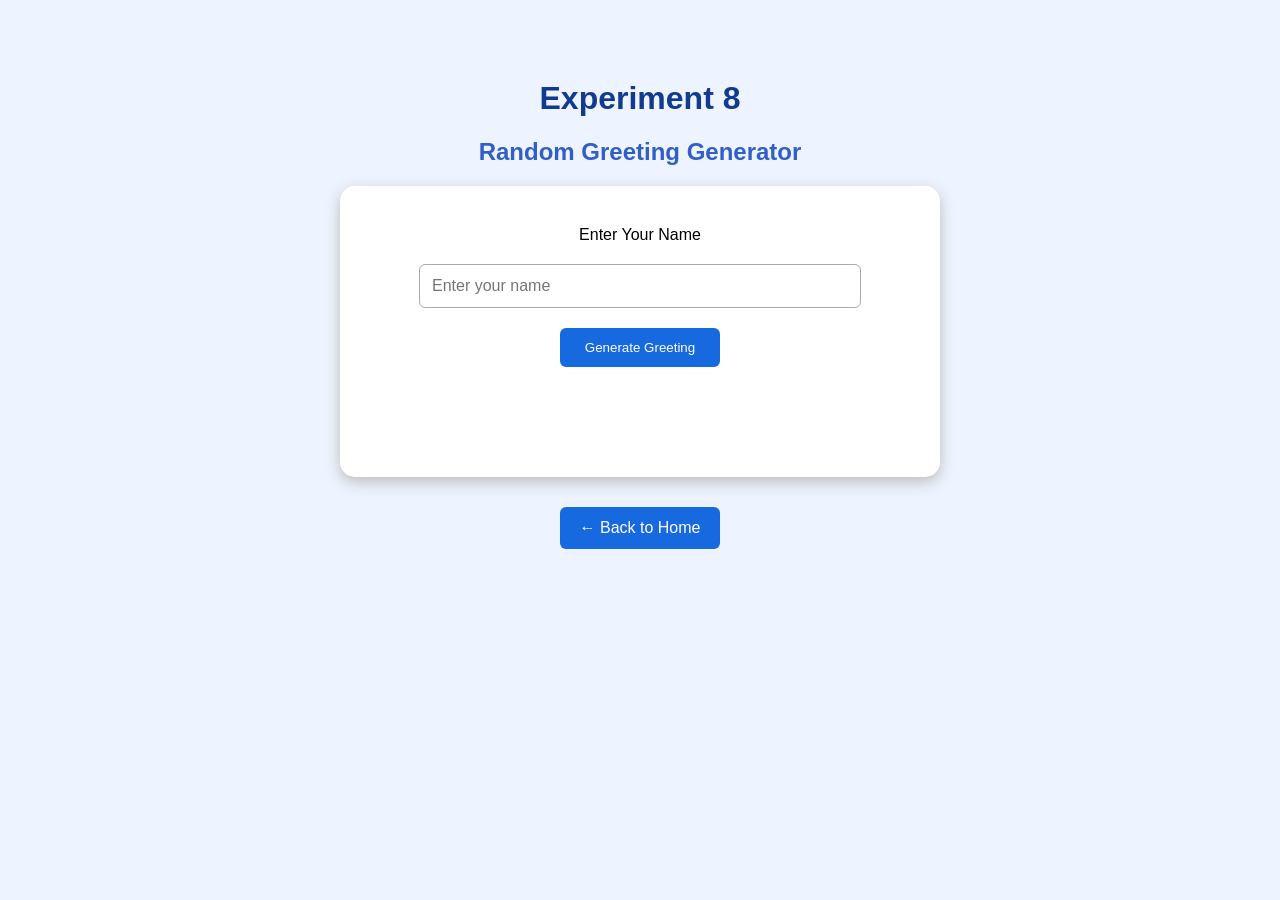
<file: web-tech-lab/exp8/experiment8.html>
<!DOCTYPE html>
<html lang="en">

<head>

    <meta charset="UTF-8">

    <title>Experiment 8 - Greeting</title>

    <link rel="stylesheet" href="exp8.css">

</head>

<body>
<!-- 
    <div class="student-name">
        Ashish Jaiswal
    </div> -->

    <div class="container">

        <h1>Experiment 8</h1>

        <h2>Random Greeting Generator</h2>

        <div class="card">

            <label for="username">
                Enter Your Name
            </label>

            <br>

            <input
                type="text"
                id="username"
                placeholder="Enter your name"
            >

            <br>

            <button onclick="generateGreeting()">
                Generate Greeting
            </button>

            <div id="result"></div>

        </div>

        <a href="../index.html" class="back">
            ← Back to Home
        </a>

    </div>
<!-- 
    <footer>
        web technology developed by Ashish jaiswal
    </footer> -->

    <script src="exp8.js"></script>

</body>

</html>
</file>
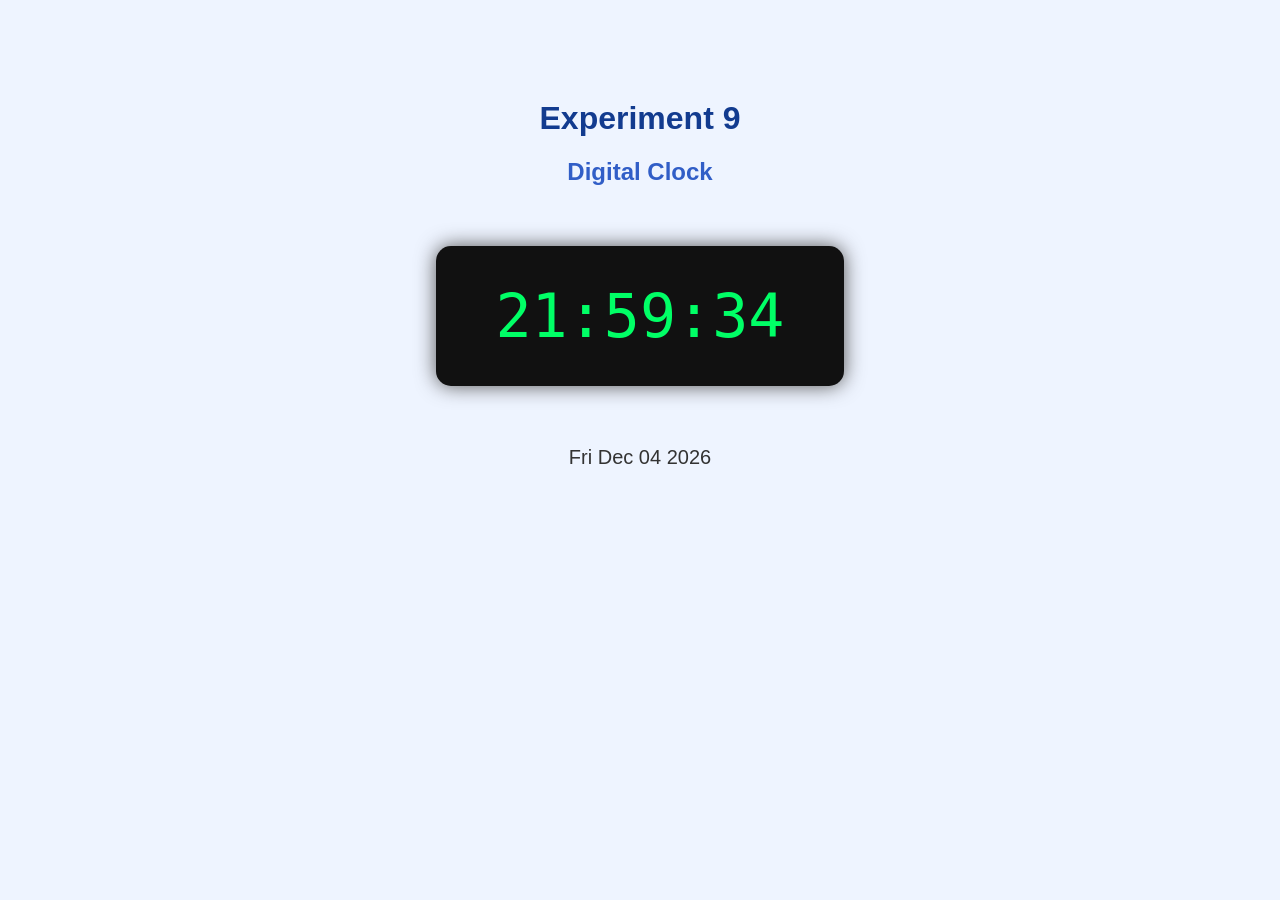
<file: web-tech-lab/exp9/experiment9.html>
<!DOCTYPE html>
<html lang="en">

<head>

    <meta charset="UTF-8">

    <title>Experiment 9 - Digital Clock</title>

    <link rel="stylesheet" href="exp9.css">

</head>

<body>

    <!-- <div class="student-name">
        Ashish Jaiswal
    </div> -->

    <div class="container">

        <h1>Experiment 9</h1>

        <h2>Digital Clock</h2>

        <div id="clock">
            00:00:00
        </div>

        <p id="date"></p>
<!-- 
        <a href="../index.html" class="back">
            ← Back to Home
        </a> -->

    </div>

    <!-- <footer>
        web technology developed by Ashish jaiswal
    </footer> -->

    <script src="exp9.js"></script>

</body>

</html>
</file>
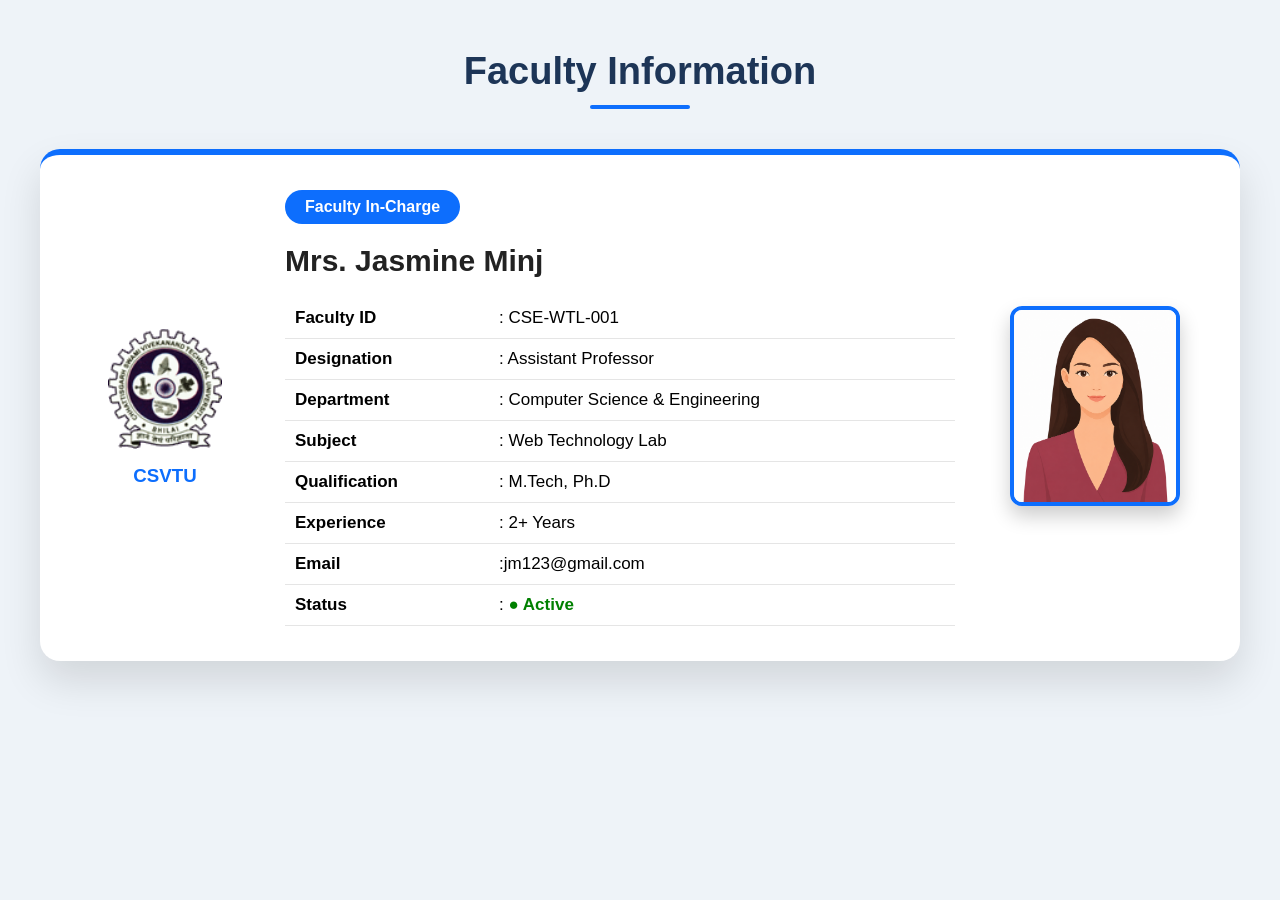
<file: web-tech-lab/intro/faculty.html>
<!DOCTYPE html>
<html lang="en">

<head>

    <meta charset="UTF-8">

    <meta name="viewport" content="width=device-width, initial-scale=1.0">

    <title>Faculty Information</title>

    <link rel="stylesheet" href="faculty.css">

</head>

<body>

<section class="faculty">

    <h1>Faculty Information</h1>

    <div class="faculty-card">

        <!-- College Logo -->
        <div class="college-logo">

            <img src="t-logo.png" alt="College Logo">

            <h3>CSVTU</h3>

        </div>

        <!-- Faculty Details -->
        <div class="faculty-details">

            <div class="title">
                Faculty In-Charge
            </div>

            <h2>Mrs. Jasmine Minj</h2>

            <table>

                <tr>

                    <td><strong>Faculty ID</strong></td>

                    <td>: CSE-WTL-001</td>

                </tr>

                <tr>

                    <td><strong>Designation</strong></td>

                    <td>: Assistant Professor</td>

                </tr>

                <tr>

                    <td><strong>Department</strong></td>

                    <td>: Computer Science & Engineering</td>

                </tr>

                <tr>

                    <td><strong>Subject</strong></td>

                    <td>: Web Technology Lab</td>

                </tr>

                <tr>

                    <td><strong>Qualification</strong></td>

                    <td>: M.Tech, Ph.D</td>

                </tr>

                <tr>

                    <td><strong>Experience</strong></td>

                    <td>: 2+ Years</td>

                </tr>

                <tr>

                    <td><strong>Email</strong></td>

                    <td>:jm123@gmail.com</td>

                </tr>

                <tr>

                    <td><strong>Status</strong></td>

                    <td>: <span class="active">● Active</span></td>

                </tr>

            </table>

        </div>

        <!-- Faculty Photo -->
        <div class="faculty-photo">

            <img src="profile.png" alt="Faculty">

            <!-- <p>Faculty Photo</p> -->

        </div>

    </div>

</section>

</body>
</html>
</file>
<file: web-tech-lab/style.css>
body{

    margin:0;

    font-family:Arial, Helvetica, sans-serif;

    background:#eef3ff;

}

/* Header */

#header{

    background:#0d47a1;

    color:white;

    text-align:center;

    padding:25px;

}

/* Navigation */

#navbar{

    background:#1565c0;

    text-align:center;

    padding:15px;

}

#navbar a {
    color: white;
    text-decoration: none;
    padding: 12px 20px;
    font-weight: bold;
    position: relative;
}

/* Anchor hover */
#navbar a:hover {
    background:white;
    color: blue;
    border-radius: 5px;
}

/* Underline */
#navbar a::after {
    content: "";

    position: absolute;
    left: 20px;
    bottom: 5px;

    width: 0;
    height: 3px;

    background: rgb(21, 101, 192);
    border-radius: 10px;

    transition: width 0.3s;
}

/* Show underline when anchor is hovered */
#navbar a:hover::after {
    width: calc(100% - 40px);
}




/* 
   INTRODUCTION SECTION
 */

.introduction{

    width: 90%;
    max-width: 1200px;

    margin: 45px auto;

    background: #ffffff;

    border-left: 6px solid #2F8D46;

    border-radius: 12px;

    padding: 35px 40px;

    box-shadow: 0 10px 30px rgba(0,0,0,.08);

    transition: .4s ease;

}

.introduction:hover{

    transform: translateY(-6px);

    box-shadow: 0 18px 40px rgba(0,0,0,.12);

}

/* 
   HEADING   */

.introduction h2{

    font-size: 32px;

    color: #1b1b1b;

    margin-bottom: 18px;

    position: relative;

}

.introduction h2::after{

    content: "";

    width: 90px;

    height: 4px;

    background: #2F8D46;

    display: block;

    margin-top: 10px;

    border-radius: 20px;

}

/* 
   PARAGRAPH
 */

.introduction p{

    font-size: 18px;

    color: #4a4a4a;

    line-height: 1.9;

    text-align: justify;

}

/* 
   HYPERLINKS
 */

.introduction a{

    color: #2F8D46;

    text-decoration: none;

    font-weight: 700;

    position: relative;

    transition: .3s;

}

.introduction a::after{

    content: "";

    position: absolute;

    left: 0;

    bottom: -3px;

    width: 0;

    height: 2px;

    background: #2F8D46;

    transition: .3s;

}

.introduction a:hover{

    color: #1d6f35;

}

.introduction a:hover::after{

    width: 100%;

}

/*
   STRONG TEXT
 */

.introduction strong{

    color: #222;

}

/* 
   RESPONSIVE
 */

@media(max-width:768px){

.introduction{

padding:25px;

}

.introduction h2{

font-size:26px;

}

.introduction p{

font-size:16px;

}

}
/* ===========================================
   EXPERIMENT SECTION
=========================================== */

.experiments{

    width:90%;
    max-width:1400px;

    margin:70px auto;

}

.experiments h2{

    text-align:center;

    font-size:38px;

    color:#0f172a;

    margin-bottom:45px;

    font-weight:700;

    position:relative;

}

.experiments h2::after{

    content:"";

    width:90px;

    height:4px;

    background:#2563eb;

    display:block;

    margin:12px auto;

    border-radius:50px;

}

/* ===========================================
   GRID LAYOUT
=========================================== */

.experiment-container{

    display:grid;

    grid-template-columns:repeat(auto-fit,minmax(330px,1fr));

    gap:30px;

}

/* ===========================================
   CARD
=========================================== */

.experiment-card{

    background:#ffffff;

    border-radius:18px;

    padding:28px;

    position:relative;

    overflow:hidden;

    border:1px solid #e5e7eb;

    transition:.45s ease;

    box-shadow:
    0 10px 20px rgba(0,0,0,.06);

}

/* Blue Top Border */

.experiment-card::before{

    content:"";

    position:absolute;

    top:0;

    left:0;

    width:100%;

    height:5px;

    background:linear-gradient(90deg,#2563eb,#06b6d4);

}

/* Hover */

.experiment-card:hover{

    transform:translateY(-10px);

    box-shadow:
    0 20px 40px rgba(37,99,235,.18);

}

/* ===========================================
   EXP NUMBER
=========================================== */

.exp-number{

    display:inline-block;

    padding:8px 16px;

    background:#eff6ff;

    color:#2563eb;

    border-radius:50px;

    font-weight:700;

    font-size:14px;

    margin-bottom:18px;

}

/* ===========================================
   TITLE
=========================================== */

.experiment-card h3{

    color:#111827;

    font-size:24px;

    margin-bottom:18px;

    line-height:1.4;

}

/* ===========================================
   DESCRIPTION
=========================================== */

.experiment-card p{

    color:#475569;

    line-height:1.8;

    font-size:16px;

    margin-bottom:25px;

}

/* ===========================================
   TECHNOLOGY TAGS
=========================================== */

.tech{

    display:flex;

    flex-wrap:wrap;

    gap:10px;

    margin-bottom:30px;

}

.tech span{

    padding:8px 15px;

    border-radius:30px;

    background:#f1f5f9;

    color:#334155;

    font-size:14px;

    font-weight:600;

}

/* Different Colors */

.tech span:nth-child(1){

    background:#ffeaea;

    color:#dc2626;

}

.tech span:nth-child(2){

    background:#eefcf2;

    color:#15803d;

}

.tech span:nth-child(3){

    background:#eef5ff;

    color:#2563eb;

}

/* ===========================================
   BUTTON
=========================================== */

.experiment-card a{

    display:inline-block;

    text-decoration:none;

    padding:13px 22px;

    background:#2563eb;

    color:#ffffff;

    border-radius:8px;

    font-weight:600;

    transition:.35s;

}

.experiment-card a:hover{

    background:#1d4ed8;

    transform:translateX(6px);

}

/* ===========================================
   RESPONSIVE
=========================================== */

/* Large Laptop */

@media(max-width:1200px){

.experiment-container{

grid-template-columns:repeat(3,1fr);

}

}

/* Tablet */

@media(max-width:992px){

.experiment-container{

grid-template-columns:repeat(2,1fr);

}

}

/* Mobile */

@media(max-width:768px){

.experiment-container{

grid-template-columns:1fr;

}

.experiments h2{

font-size:30px;

}

.experiment-card{

padding:22px;

}

.experiment-card h3{

font-size:21px;

}

}

/* Small Mobile */

@media(max-width:480px){

.experiments{

width:95%;

}

.experiment-card{

padding:18px;

}

.exp-number{

font-size:13px;

}

.experiment-card h3{

font-size:19px;

}

.experiment-card p{

font-size:15px;

}

.experiment-card a{

width:100%;

text-align:center;

}

}
#datetime{

    width: fit-content;

    margin: 15px auto;

    padding: 12px 25px;

    background: linear-gradient(135deg,#2563eb,#1d4ed8);

    color: white;

    font-size: 18px;

    font-weight: bold;

    border-radius: 8px;

    box-shadow: 0 8px 20px rgba(0,0,0,0.2);

    letter-spacing: 1px;

    transition: 0.3s;

}

#datetime:hover{

    transform: scale(1.05);

}
/*  FOOTER  */

.footer{

    background:#0f172a;

    color:#e2e8f0;

    margin-top:70px;

}

.footer-container{

    width:90%;

    max-width:1400px;

    margin:auto;

    display:grid;

    grid-template-columns:repeat(auto-fit,minmax(250px,1fr));

    gap:40px;

    padding:50px 0;

}

.footer-box h3{

    color:#ffffff;

    margin-bottom:20px;

    position:relative;

}

.footer-box h3::after{

    content:"";

    width:55px;

    height:3px;

    background:#2563eb;

    display:block;

    margin-top:8px;

    border-radius:10px;

}

.footer-box p{

    line-height:1.8;

    color:#cbd5e1;

    margin-bottom:10px;

}

.footer-box ul{

    list-style:none;

}

.footer-box ul li{

    margin-bottom:12px;

}

.footer-box ul li a{

    color:#cbd5e1;

    text-decoration:none;

    transition:.3s;

}

.footer-box ul li a:hover{

    color:#60a5fa;

    padding-left:8px;

}
/*
        PREMIUM FOOTER BOTTOM
=*/

.footer-bottom{

    background: linear-gradient(90deg,#001b44,#042a63b4,#02183ab5,#021f4ad1,#001b44);

    border-top:3px solid #fafbfc;

    border-bottom:3px solid #f3ecec;

    padding:15px 0;

    overflow:hidden;

    white-space:nowrap;

    box-shadow:0 -5px 15px rgba(0,0,0,.25);

}

/* Marquee */

.marquee{

    width:100%;

    overflow:hidden;

}

/* Moving Text */

.marquee span{

    display:inline-block;

    padding-left:100%;

    animation: marquee 30s linear infinite;

    font-size:17px;

    font-weight:700;

    color:#ffffff;

    letter-spacing:1px;

}

/* Highlight Your Name */

.marquee strong{

    color:#f6ff00c2;

}

/* Pause on Hover */

.marquee:hover span{

    animation-play-state:paused;

}

/* Animation */

@keyframes marquee{

    0%{

        transform:translateX(0);

    }

    100%{

        transform:translateX(-100%);

    }

}

/* Mobile */

@media(max-width:768px){

.marquee span{

    font-size:15px;

    animation-duration:25s;

}

}
</file>
<file: web-tech-lab/style1.css>
/* ==========================
   LIVE DATE & TIME
========================== */

#datetime{

    width: fit-content;

    margin: 20px auto;

    padding: 12px 28px;

    background: linear-gradient(135deg,#2564ebcf,#1d4ed8);

    color: #ffffff;

    font-size: 18px;

    font-family: Arial, Helvetica, sans-serif;

    font-weight: bold;

    border-radius: 10px;

    box-shadow: 0 10px 25px rgba(0,0,0,0.18);

    letter-spacing: .5px;

    transition: .3s ease;

}

#datetime:hover{

    transform: translateY(-3px);

    box-shadow: 0 15px 30px rgba(0,0,0,.25);

}

@media(max-width:768px){

#datetime{

font-size:16px;

padding:10px 18px;

margin:15px auto;

}

}
</file>
<file: web-tech-lab/experiment-viewer.css>
* {
    box-sizing: border-box;
}

body {
    margin: 0;

    font-family: Arial, Helvetica, sans-serif;

    background: #eef3ff;

    color: #222;
}


/* ==========================
   HEADER
========================== */

.viewer-header {

    background: #0d47a1;

    color: white;

    text-align: center;

    padding: 22px;
}

.viewer-header h1 {

    margin: 0;

    font-size: 28px;
}

.viewer-header p {

    margin: 8px 0 0;

    font-size: 18px;
}


/* ==========================
   WORKSPACE
========================== */

.workspace {

    display: grid;

    grid-template-columns: 1fr 1fr;

    gap: 0;

    width: 96%;

    margin: 20px auto;

    min-height: 70vh;
}


/* ==========================
   PANELS
========================== */

.source-panel,
.output-panel {

    background: white;

    border: 2px solid #1e293b;

    overflow: hidden;
}


/* ==========================
   PANEL HEADER
========================== */

.panel-header {

    display: flex;

    justify-content: space-between;

    align-items: center;

    background: #263238;

    color: white;

    padding: 12px 16px;

    font-weight: bold;
}

.readonly {

    font-size: 13px;

    color: #a5d6a7;
}


/* ==========================
   FILE TABS
========================== */

.file-tabs {

    display: flex;

    background: #e2e8f0;

    border-bottom: 1px solid #cbd5e1;
}

.file-tab {

    border: none;

    background: transparent;

    padding: 10px 18px;

    cursor: pointer;

    font-weight: bold;

    color: #334155;
}

.file-tab:hover {

    background: #cbd5e1;
}

.file-tab.active {

    background: #1565c0;

    color: white;
}


/* ==========================
   SOURCE CODE
========================== */

#source-code {

    margin: 0;

    padding: 20px;

    height: calc(70vh - 95px);

    overflow: auto;

    background: #0f172a;

    color: #e2e8f0;

    font-family: Consolas, "Courier New", monospace;

    font-size: 14px;

    line-height: 1.6;

    white-space: pre-wrap;
}


/* ==========================
   OUTPUT
========================== */

#experiment-output {

    width: 100%;

    height: 70vh;

    border: none;

    background: white;
}


/* ==========================
   CONTROLS
========================== */

.controls {

    display: flex;

    justify-content: center;

    align-items: center;

    gap: 15px;

    padding: 10px 20px 25px;

    flex-wrap: wrap;
}

.controls button {

    border: none;

    border-radius: 7px;

    padding: 12px 22px;

    background: #1565c0;

    color: white;

    font-size: 15px;

    font-weight: bold;

    cursor: pointer;

    transition: 0.3s;
}

.controls button:hover {

    background: #0d47a1;

    transform: translateY(-2px);
}


/* ==========================
   RESPONSIVE
========================== */

@media (max-width: 768px) {

    .workspace {

        grid-template-columns: 1fr;

        width: 94%;
    }

    #source-code {

        height: 400px;
    }

    #experiment-output {

        height: 500px;
    }

}
</file>
<file: web-tech-lab/exp1/style.css>
body{
    background-color:#f2f7ff;
    font-family:Arial, Helvetica, sans-serif;
    margin:30px;
}

h1{
    text-align:center;
    color:white;
    background-color:#0066cc;
    padding:15px;
    border-radius:8px;
}

h2{
    color:#003366;
}

p{
    font-size:18px;
}

span{
    color:red;
    font-weight:bold;
    background-color:yellow;
}

ol{
    background-color:white;
    width:300px;
    padding:20px;
    border:2px solid #0066cc;
}

table{
    border-collapse:collapse;
    width:70%;
    background-color:white;
}

table, th, td{
    border:2px solid black;
}

th{
    background-color:#0066cc;
    color:white;
}

th, td{
    padding:12px;
    text-align:center;
}

tr:nth-child(even){
    background-color:#e6f0ff;
}
/* a{
    border: 30px;
    padding: 10px;
    background: greenyellow; */
/* } */

input[type=button]{

padding:10px 20px;

background:#1565c0;

color:white;

border:none;

cursor:pointer;

font-size:16px;

border-radius:5px;

}

input[type=button]:hover{

background:#0d47a1;

}
</file>
<file: web-tech-lab/exp10/exp10.css>
body {

    margin: 0;

    font-family: Arial, sans-serif;

    background: #eef4ff;

}

.student-name {

    position: absolute;

    top: 20px;

    left: 25px;

    font-size: 22px;

    font-weight: bold;

    color: #123b8f;

}

.container {

    width: 85%;

    max-width: 900px;

    margin: 80px auto;

    text-align: center;

}

h1 {

    color: #123b8f;

}

h2 {

    color: #315ec7;

}

.card,
.table-card {

    background: white;

    padding: 30px;

    margin: 25px 0;

    border-radius: 15px;

    box-shadow: 0 5px 15px #bbb;

}

input {

    padding: 12px;

    margin: 8px;

    font-size: 16px;

    border: 1px solid #aaa;

    border-radius: 6px;

}

button {

    padding: 12px 20px;

    margin: 8px;

    border: none;

    border-radius: 6px;

    background: #1769e0;

    color: white;

    cursor: pointer;

}

button:hover {

    background: #0d47a1;

}

.delete {

    background: #d32f2f;

}

.delete:hover {

    background: #9a0007;

}

table {

    width: 100%;

    border-collapse: collapse;

    margin-top: 20px;

}

th,
td {

    padding: 14px;

    border: 1px solid #aaa;

}

th {

    background: #1769e0;

    color: white;

}

tr:nth-child(even) {

    background: #eef4ff;

}

.back {

    display: inline-block;

    padding: 12px 20px;

    background: #1769e0;

    color: white;

    text-decoration: none;

    border-radius: 6px;

}

footer {

    margin-top: 70px;

    padding: 25px;

    background: #132b82;

    color: white;

    text-align: center;

}
</file>
<file: web-tech-lab/exp3/exp3.css>
body{

margin:0;

font-family:Arial, Helvetica, sans-serif;

background:#f2f6ff;

}

.container{

width:80%;

margin:30px auto;

background:white;

padding:30px;

border-radius:10px;

box-shadow:0px 0px 15px gray;

text-align:center;

}

h1{

color:#0d47a1;

}

.box{

margin:30px;

padding:20px;

border:2px solid #1565c0;

border-radius:10px;

background:#f9fbff;

}

input[type=text]{

width:300px;

padding:10px;

font-size:16px;

}

input[type=button]{

padding:10px 20px;

background:#1565c0;

color:white;

border:none;

cursor:pointer;

font-size:16px;

border-radius:5px;

}

input[type=button]:hover{

background:#0d47a1;

}

#vowelResult,#reverseResult{

margin-top:15px;

font-size:18px;

font-weight:bold;

color:green;

}
</file>
<file: web-tech-lab/exp4/exp4.css>
body{
    margin:0;
    padding:0;
    background:#eef4ff;
    font-family:Arial, Helvetica, sans-serif;
}

.experiment-container{
    width:450px;
    margin:80px auto;
    background:white;
    padding:30px;
    text-align:center;
    border-radius:10px;
    box-shadow:0px 0px 15px gray;
}

h1{
    color:#0d47a1;
}

h2{
    color:#1565c0;
}

input{
    width:250px;
    padding:10px;
    font-size:16px;
}

button{
    background:#1565c0;
    color:white;
    border:none;
    padding:10px 20px;
    font-size:16px;
    cursor:pointer;
    border-radius:5px;
}

button:hover{
    background:#0d47a1;
}

#result{
    margin-top:20px;
    color:green;
}
input[type=button]{
    
padding:10px 20px;

background:#1565c0;

color:white;

border:none;

cursor:pointer;

font-size:16px;

border-radius:5px;

}

input[type=button]:hover{

background:#0d47a1;

}
</file>
<file: web-tech-lab/exp5/exp5.css>
body{

    margin:0;

    font-family:Arial, sans-serif;

    background:#eef5ff;

}

.container{

    width:650px;

    margin:40px auto;

    text-align:center;

}

h1{

    color:#0d47a1;

}

h2{

    color:#1565c0;

}

.paragraph{

    position:relative;

    width:500px;

    height:80px;

    overflow:hidden;

    margin:-20px auto;

    padding:15px;

    background:white;

    border:2px solid #1565c0;

    border-radius:10px;

    cursor:pointer;

    transition:0.4s;

    box-shadow:0px 5px 10px gray;

}

.paragraph:hover{

    height:170px;

}

.paragraph h3{

    color:#1565c0;

}

.paragraph p{

    text-align:justify;

    line-height:25px;

}
input[type=button]{
    
padding:10px 20px;

background:#1565c0;

color:white;

border:none;

cursor:pointer;

font-size:16px;

border-radius:5px;

}

input[type=button]:hover{

background:#0d47a1;

}
</file>
<file: web-tech-lab/exp7/exp7.css>
body {

    margin: 0;

    font-family: Arial, sans-serif;

    background: #eef4ff;

}

.student-name {

    position: absolute;

    top: 20px;

    left: 25px;

    font-size: 22px;

    font-weight: bold;

    color: #123b8f;

}

.container {

    width: 85%;

    max-width: 1000px;

    margin: 70px auto 40px;

    text-align: center;

}

h1 {

    color: #123b8f;

}

h2 {

    color: #315ec7;

}

.card {

    background: white;

    margin: 25px 0;

    padding: 30px;

    border-radius: 15px;

    box-shadow: 0 5px 15px #bbb;

}

.card h3 {

    color: #174ea6;

}

button {

    padding: 12px 20px;

    border: none;

    border-radius: 6px;

    background: #1769e0;

    color: white;

    cursor: pointer;

    font-size: 15px;

}

button:hover {

    background: #0d47a1;

}

input {

    width: 60%;

    padding: 12px;

    margin: 10px;

    border: 1px solid #aaa;

    border-radius: 5px;

    font-size: 16px;

}

#serverInfo {

    margin-top: 20px;

    text-align: left;

}

.info {

    padding: 12px;

    margin: 5px;

    background: #eef5ff;

    border-radius: 5px;

}

pre {

    background: #111;

    color: #00ff66;

    padding: 20px;

    text-align: left;

    min-height: 30px;

    border-radius: 8px;

}

.note {

    color: #666;

}

.back {

    display: inline-block;

    padding: 12px 20px;

    background: #1769e0;

    color: white;

    text-decoration: none;

    border-radius: 6px;

}

footer {

    background: #132b82;

    color: white;

    text-align: center;

    padding: 25px;

    margin-top: 40px;

}
</file>
<file: web-tech-lab/exp8/exp8.css>
body {

    margin: 0;

    font-family: Arial, sans-serif;

    background: #eef4ff;

}

.student-name {

    position: absolute;

    top: 20px;

    left: 25px;

    font-size: 22px;

    font-weight: bold;

    color: #123b8f;

}

.container {

    width: 600px;

    margin: 80px auto;

    text-align: center;

}

h1 {

    color: #123b8f;

}

h2 {

    color: #315ec7;

}

.card {

    background: white;

    padding: 40px;

    border-radius: 15px;

    box-shadow: 0 5px 15px #bbb;

}

input {

    width: 80%;

    padding: 12px;

    margin: 20px 0;

    font-size: 16px;

    border: 1px solid #aaa;

    border-radius: 6px;

}

button {

    padding: 12px 25px;

    background: #1769e0;

    color: white;

    border: none;

    border-radius: 6px;

    cursor: pointer;

}

button:hover {

    background: #0d47a1;

}

#result {

    margin-top: 30px;

    padding: 20px;

    font-size: 20px;

    font-weight: bold;

    color: #1769e0;

}

.back {

    display: inline-block;

    margin-top: 30px;

    padding: 12px 20px;

    background: #1769e0;

    color: white;

    text-decoration: none;

    border-radius: 6px;

}

footer {

    margin-top: 100px;

    padding: 25px;

    background: #132b82;

    color: white;

    text-align: center;

}
</file>
<file: web-tech-lab/exp9/exp9.css>
body {

    margin: 0;

    font-family: Arial, sans-serif;

    background: #eef4ff;

}

.student-name {

    position: absolute;

    top: 20px;

    left: 25px;

    font-size: 22px;

    font-weight: bold;

    color: #123b8f;

}

.container {

    text-align: center;

    margin-top: 100px;

}

h1 {

    color: #123b8f;

}

h2 {

    color: #315ec7;

}

#clock {

    display: inline-block;

    margin: 40px;

    padding: 35px 60px;

    background: #111;

    color: #00ff66;

    font-size: 60px;

    font-family: monospace;

    border-radius: 15px;

    box-shadow: 0 0 20px #555;

}

#date {

    font-size: 20px;

    color: #333;

}

.back {

    display: inline-block;

    margin-top: 30px;

    padding: 12px 20px;

    background: #1769e0;

    color: white;

    text-decoration: none;

    border-radius: 6px;

}

footer {

    margin-top: 100px;

    padding: 25px;

    background: #132b82;

    color: white;

    text-align: center;

}
</file>
<file: web-tech-lab/intro/faculty.css>
*{

margin:0;

padding:0;

box-sizing:border-box;

font-family:Arial, Helvetica, sans-serif;

}

body{

background:#eef3f8;

padding:50px 20px;

}

.faculty{

max-width:1200px;

margin:auto;

}

.faculty h1{

text-align:center;

margin-bottom:40px;

font-size:38px;

color:#1d3557;

position:relative;

}

.faculty h1::after{

content:"";

display:block;

width:100px;

height:4px;

background:#0d6efd;

margin:12px auto;

border-radius:50px;

}

/* Card */

.faculty-card{

display:flex;

align-items:center;

justify-content:space-between;

gap:30px;

background:#ffffff;

border-radius:20px;

padding:35px;

box-shadow:0 20px 40px rgba(0,0,0,.12);

border-top:6px solid #0d6efd;

transition:.4s;

}

.faculty-card:hover{

transform:translateY(-8px);

box-shadow:0 30px 50px rgba(0,0,0,.18);

}

/* Left Logo */

.college-logo{

width:180px;

text-align:center;

}

.college-logo img{

width:120px;

height:120px;

object-fit:contain;

}

.college-logo h3{

margin-top:12px;

color:#0d6efd;

}

/* Details */

.faculty-details{

flex:1;

}

.title{

display:inline-block;

padding:8px 20px;

background:#0d6efd;

color:white;

border-radius:30px;

margin-bottom:20px;

font-weight:bold;

}

.faculty-details h2{

margin-bottom:20px;

color:#222;

font-size:30px;

}

.faculty-details table{

width:100%;

border-collapse:collapse;

}

.faculty-details td{

padding:10px;

font-size:17px;

border-bottom:1px solid #e5e5e5;

}

.active{

color:green;

font-weight:bold;

}

/* Photo */

.faculty-photo{

width:220px;

text-align:center;

}

.faculty-photo img{

width:170px;

height:200px;

border-radius:12px;

object-fit:cover;

border:4px solid #0d6efd;

box-shadow:0 10px 20px rgba(0,0,0,.2);

}

.faculty-photo p{

margin-top:10px;

font-weight:bold;

color:#555;

}

/* Responsive */

@media(max-width:900px){

.faculty-card{

flex-direction:column;

text-align:center;

}

.college-logo{

width:100%;

}

.faculty-photo{

width:100%;

}

.faculty-details table{

text-align:left;

}

}

@media(max-width:500px){

.faculty h1{

font-size:30px;

}

.faculty-card{

padding:20px;

}

.faculty-photo img{

width:140px;

height:170px;

}

.faculty-details h2{

font-size:24px;

}

.faculty-details td{

font-size:15px;

}

}
</file>
